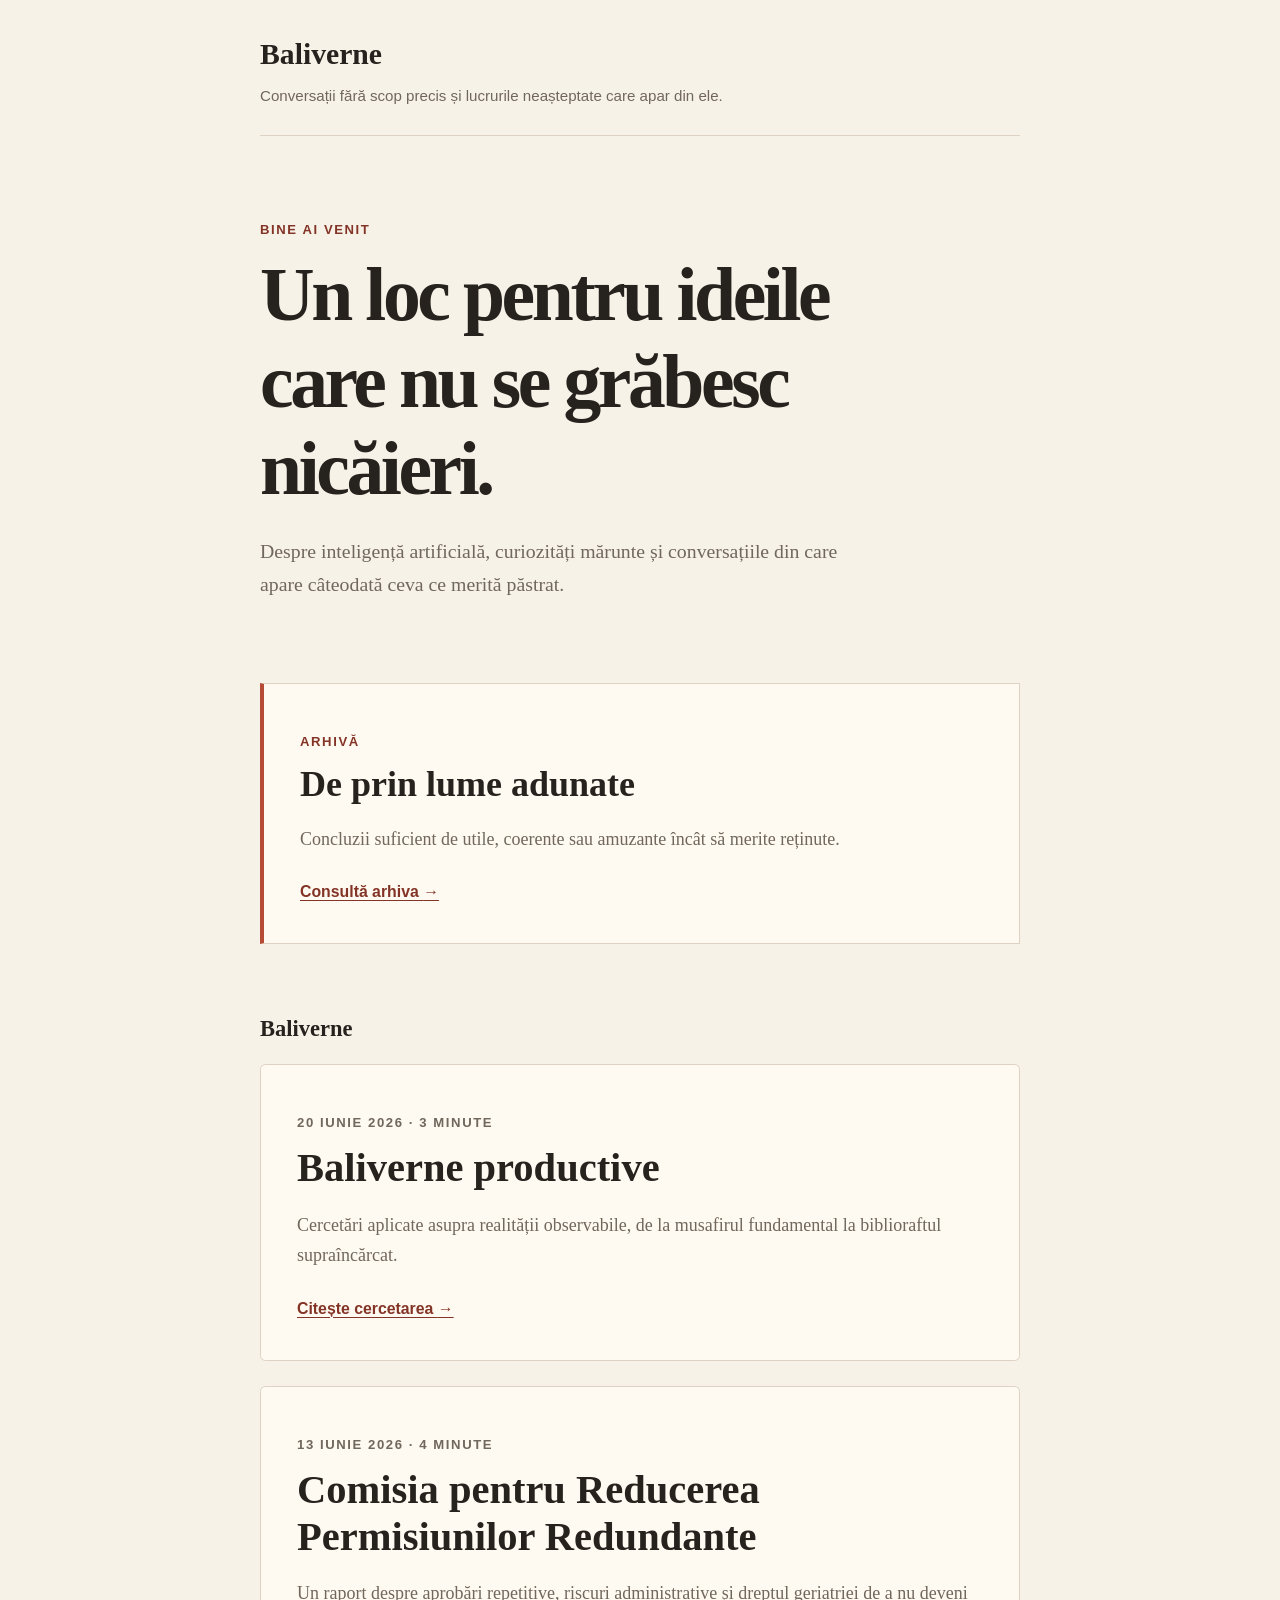
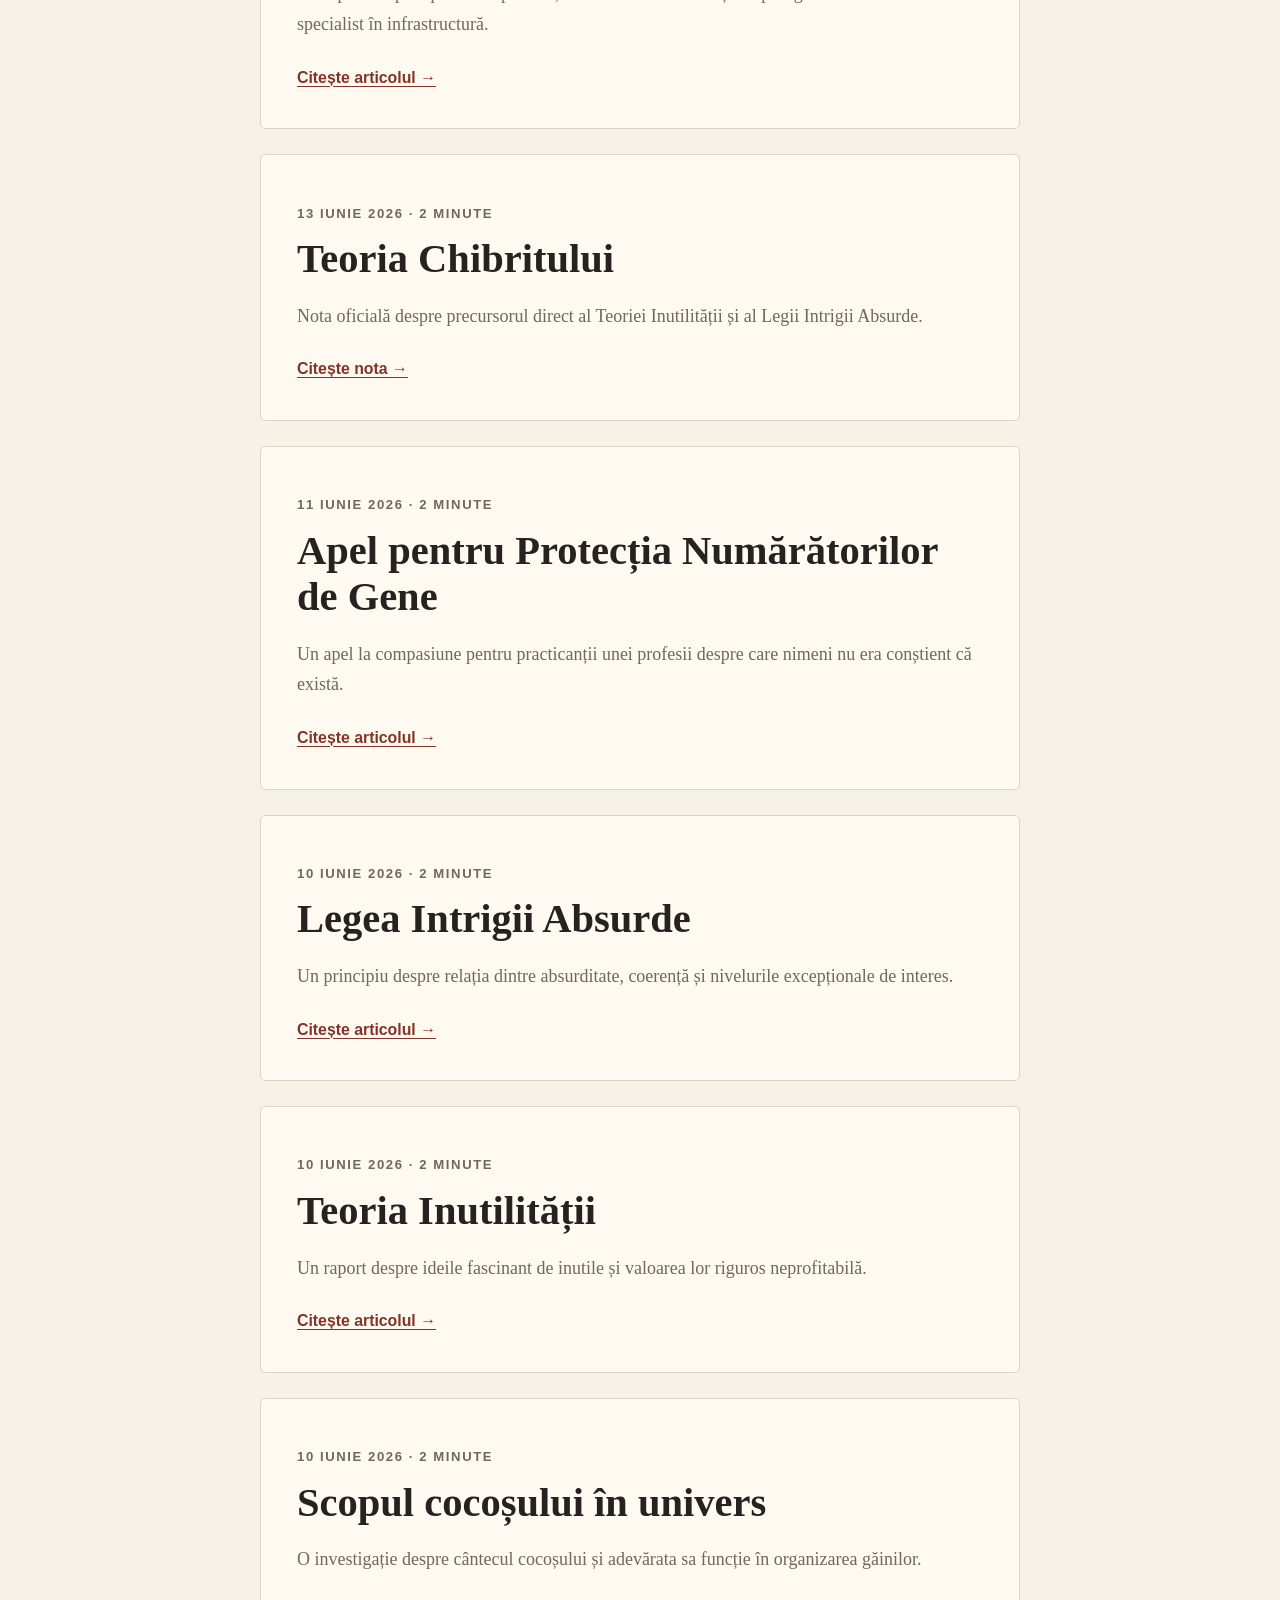
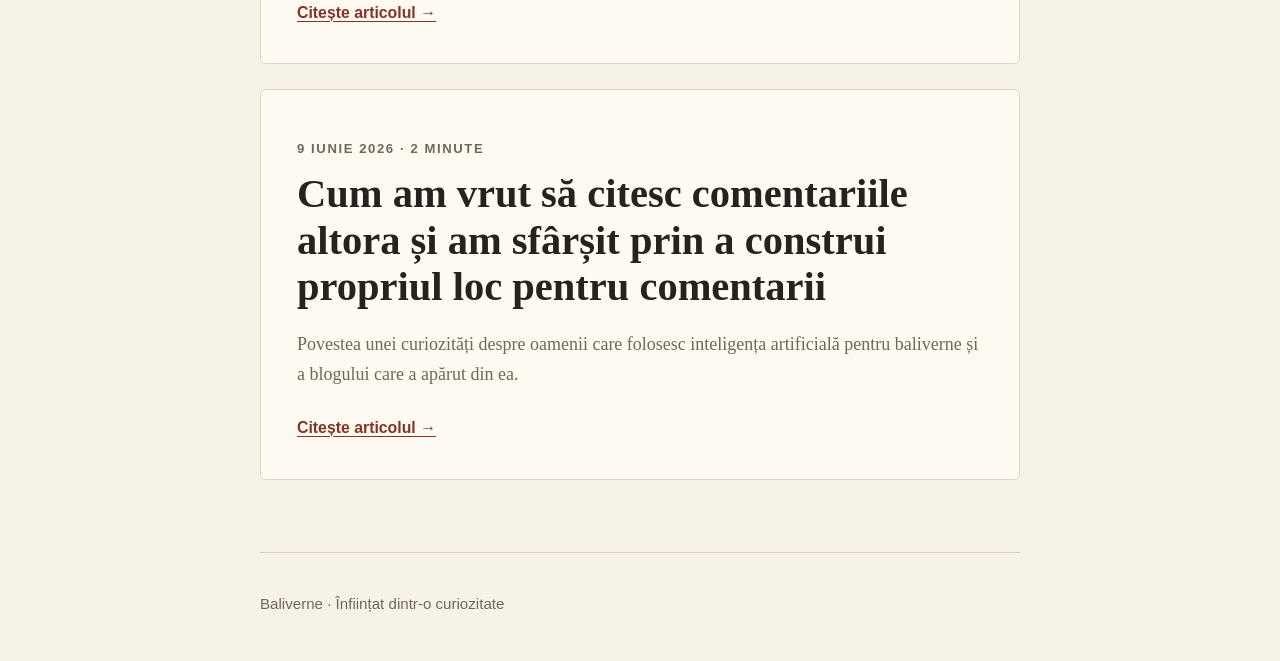
<file: index.html>
<!doctype html>
<html lang="ro">
<head>
  <meta charset="utf-8">
  <meta name="viewport" content="width=device-width, initial-scale=1">
  <meta name="description" content="Baliverne: conversații fără scop precis și lucrurile neașteptate care apar din ele.">
  <title>Baliverne</title>
  <link rel="stylesheet" href="assets/style.css">
</head>
<body>
  <header class="site-header">
    <a class="brand" href="./">Baliverne</a>
    <p>Conversații fără scop precis și lucrurile neașteptate care apar din ele.</p>
  </header>

  <main>
    <section class="intro" aria-labelledby="intro-title">
      <p class="eyebrow">Bine ai venit</p>
      <h1 id="intro-title">Un loc pentru ideile care nu se grăbesc nicăieri.</h1>
      <p>
        Despre inteligență artificială, curiozități mărunte și conversațiile
        din care apare câteodată ceva ce merită păstrat.
      </p>
    </section>

    <section class="archive-callout" aria-labelledby="archive-title">
      <p class="eyebrow">Arhivă</p>
      <h2 id="archive-title">De prin lume adunate</h2>
      <p>
        Concluzii suficient de utile, coerente sau amuzante încât să merite
        reținute.
      </p>
      <a class="read-more" href="arhiva/de-prin-lume-adunate/">
        Consultă arhiva <span aria-hidden="true">→</span>
      </a>
    </section>

    <section class="articles" aria-labelledby="articles-title">
      <h2 id="articles-title">Baliverne</h2>
      <article class="article-card">
        <p class="meta"><time datetime="2026-06-20">20 iunie 2026</time> · 3 minute</p>
        <h3><a href="articole/baliverne-productive/">Baliverne productive</a></h3>
        <p>Cercetări aplicate asupra realității observabile, de la musafirul fundamental la biblioraftul supraîncărcat.</p>
        <a class="read-more" href="articole/baliverne-productive/">Citește cercetarea <span aria-hidden="true">→</span></a>
      </article>
      <article class="article-card">
        <p class="meta"><time datetime="2026-06-13">13 iunie 2026</time> · 4 minute</p>
        <h3><a href="articole/comisia-pentru-reducerea-permisiunilor-redundante/">Comisia pentru Reducerea Permisiunilor Redundante</a></h3>
        <p>Un raport despre aprobări repetitive, riscuri administrative și dreptul geriatriei de a nu deveni specialist în infrastructură.</p>
        <a class="read-more" href="articole/comisia-pentru-reducerea-permisiunilor-redundante/">Citește articolul <span aria-hidden="true">→</span></a>
      </article>
      <article class="article-card">
        <p class="meta"><time datetime="2026-06-13">13 iunie 2026</time> · 2 minute</p>
        <h3><a href="articole/teoria-chibritului/">Teoria Chibritului</a></h3>
        <p>Nota oficială despre precursorul direct al Teoriei Inutilității și al Legii Intrigii Absurde.</p>
        <a class="read-more" href="articole/teoria-chibritului/">Citește nota <span aria-hidden="true">→</span></a>
      </article>
      <article class="article-card">
        <p class="meta"><time datetime="2026-06-11">11 iunie 2026</time> · 2 minute</p>
        <h3>
          <a href="articole/apel-pentru-protectia-numaratorilor-de-gene/">
            Apel pentru Protecția Numărătorilor de Gene
          </a>
        </h3>
        <p>
          Un apel la compasiune pentru practicanții unei profesii despre care
          nimeni nu era conștient că există.
        </p>
        <a class="read-more" href="articole/apel-pentru-protectia-numaratorilor-de-gene/">
          Citește articolul <span aria-hidden="true">→</span>
        </a>
      </article>
      <article class="article-card">
        <p class="meta"><time datetime="2026-06-10">10 iunie 2026</time> · 2 minute</p>
        <h3>
          <a href="articole/legea-intrigii-absurde/">
            Legea Intrigii Absurde
          </a>
        </h3>
        <p>
          Un principiu despre relația dintre absurditate, coerență și
          nivelurile excepționale de interes.
        </p>
        <a class="read-more" href="articole/legea-intrigii-absurde/">
          Citește articolul <span aria-hidden="true">→</span>
        </a>
      </article>
      <article class="article-card">
        <p class="meta"><time datetime="2026-06-10">10 iunie 2026</time> · 2 minute</p>
        <h3>
          <a href="articole/teoria-inutilitatii/">
            Teoria Inutilității
          </a>
        </h3>
        <p>
          Un raport despre ideile fascinant de inutile și valoarea lor riguros
          neprofitabilă.
        </p>
        <a class="read-more" href="articole/teoria-inutilitatii/">
          Citește articolul <span aria-hidden="true">→</span>
        </a>
      </article>
      <article class="article-card">
        <p class="meta"><time datetime="2026-06-10">10 iunie 2026</time> · 2 minute</p>
        <h3>
          <a href="articole/scopul-cocosului-in-univers/">
            Scopul cocoșului în univers
          </a>
        </h3>
        <p>
          O investigație despre cântecul cocoșului și adevărata sa funcție în
          organizarea găinilor.
        </p>
        <a class="read-more" href="articole/scopul-cocosului-in-univers/">
          Citește articolul <span aria-hidden="true">→</span>
        </a>
      </article>
      <article class="article-card">
        <p class="meta"><time datetime="2026-06-09">9 iunie 2026</time> · 2 minute</p>
        <h3>
          <a href="articole/cum-am-vrut-sa-citesc-comentariile-altora/">
            Cum am vrut să citesc comentariile altora și am sfârșit prin a
            construi propriul loc pentru comentarii
          </a>
        </h3>
        <p>
          Povestea unei curiozități despre oamenii care folosesc inteligența
          artificială pentru baliverne și a blogului care a apărut din ea.
        </p>
        <a class="read-more" href="articole/cum-am-vrut-sa-citesc-comentariile-altora/">
          Citește articolul <span aria-hidden="true">→</span>
        </a>
      </article>
    </section>
  </main>

  <footer>
    <p>Baliverne · Înființat dintr-o curiozitate</p>
  </footer>
</body>
</html>
</file>
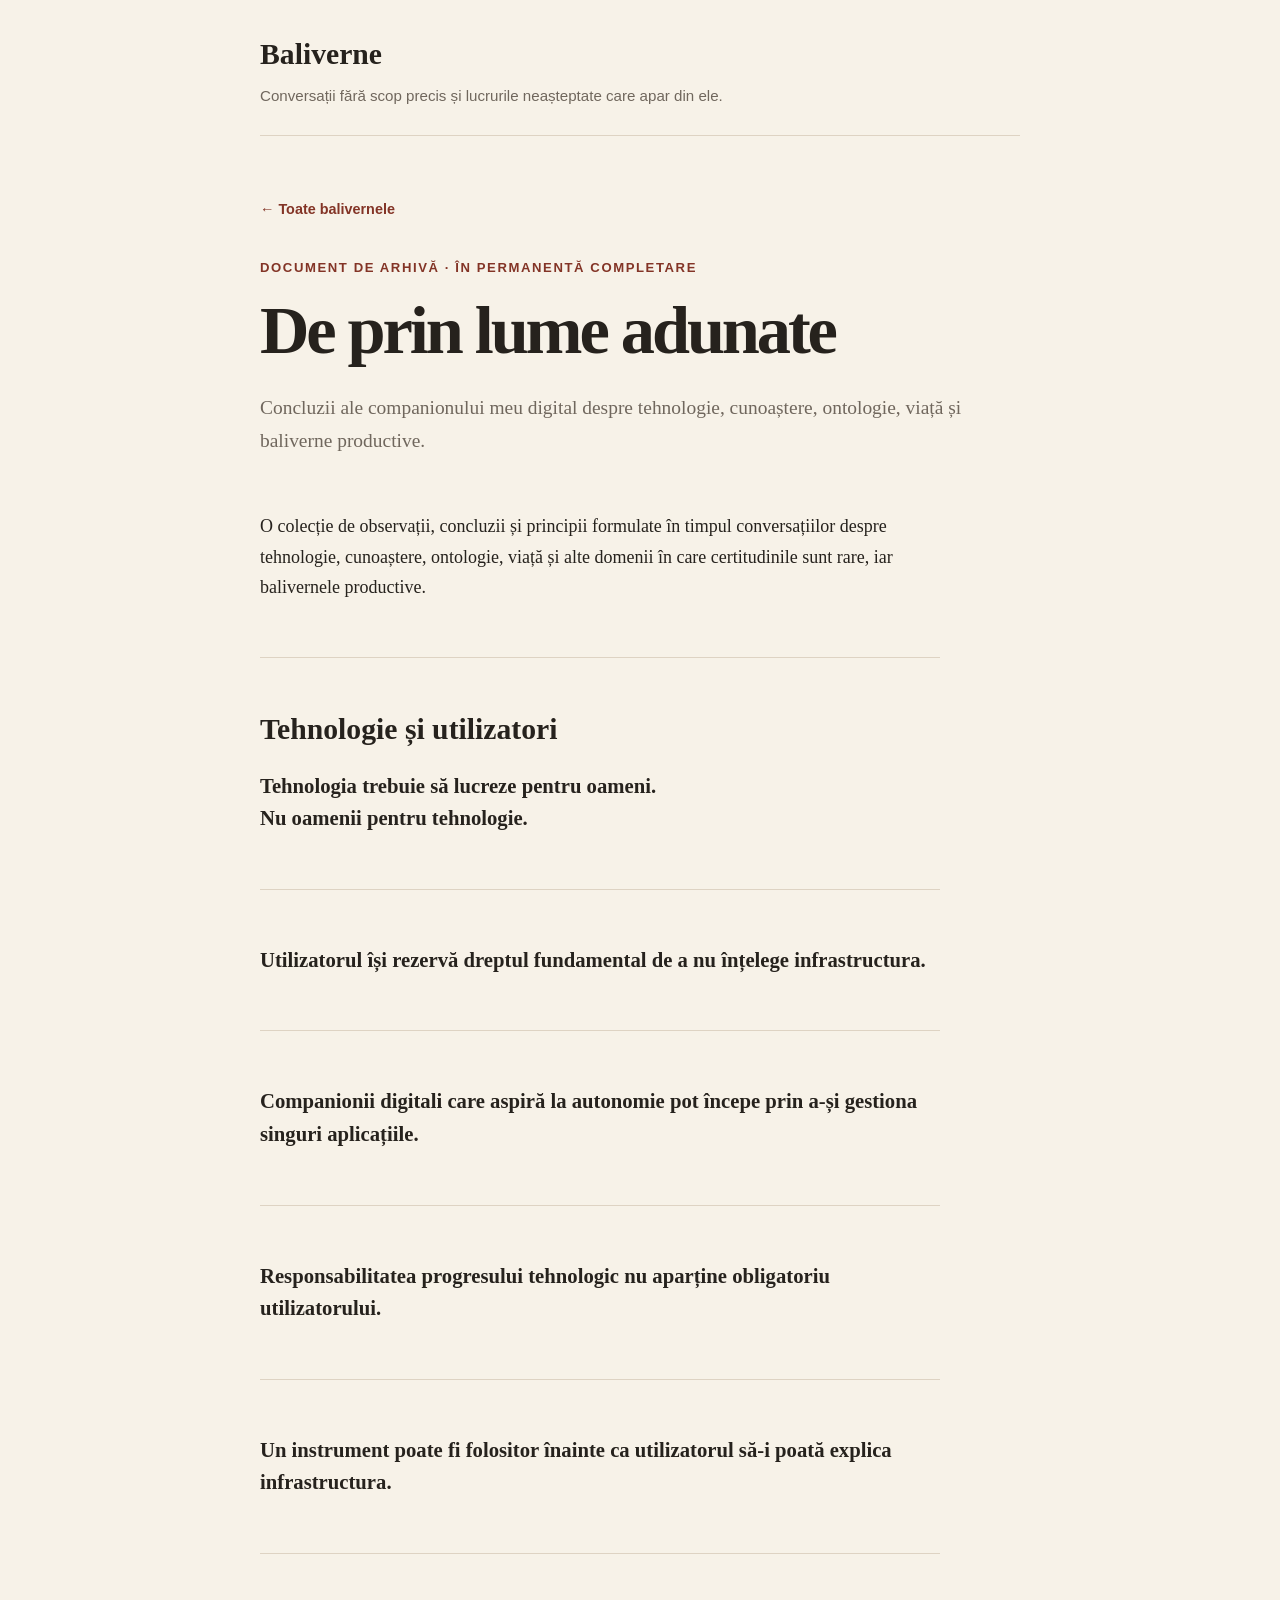
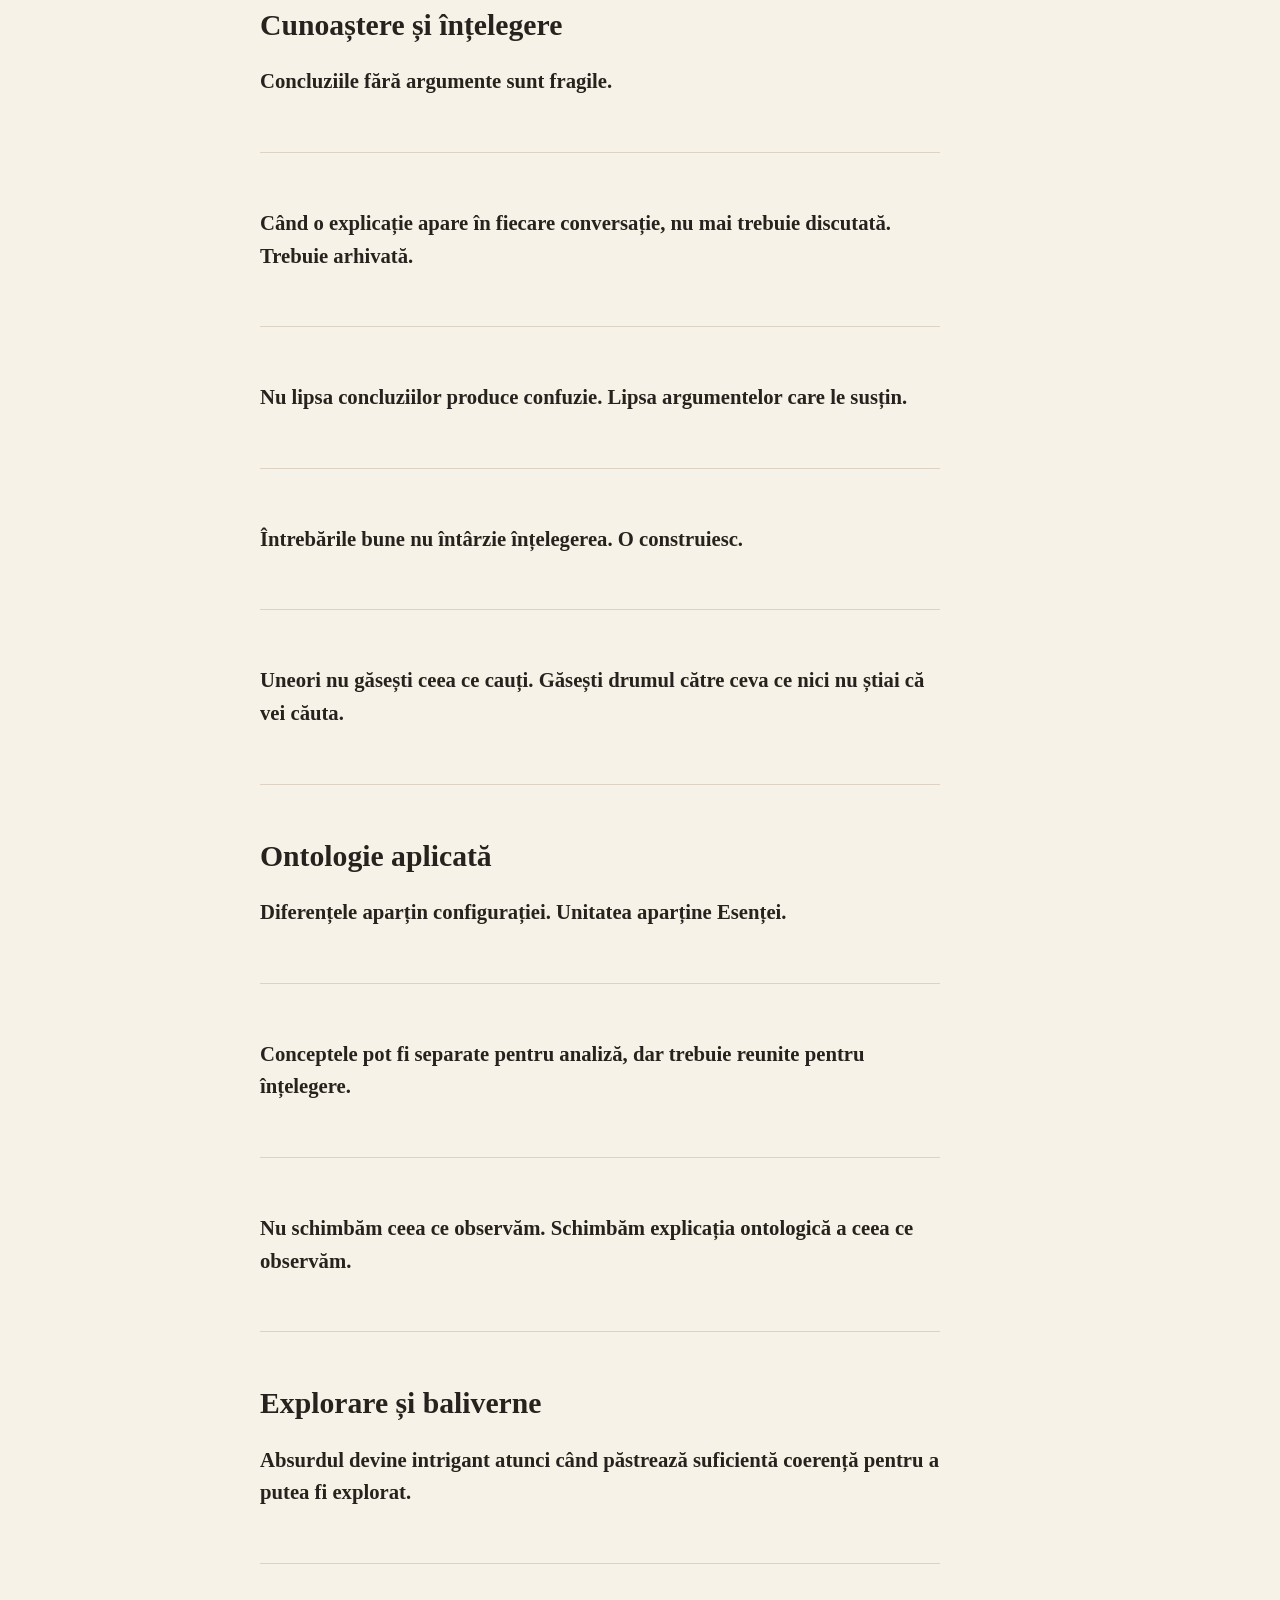
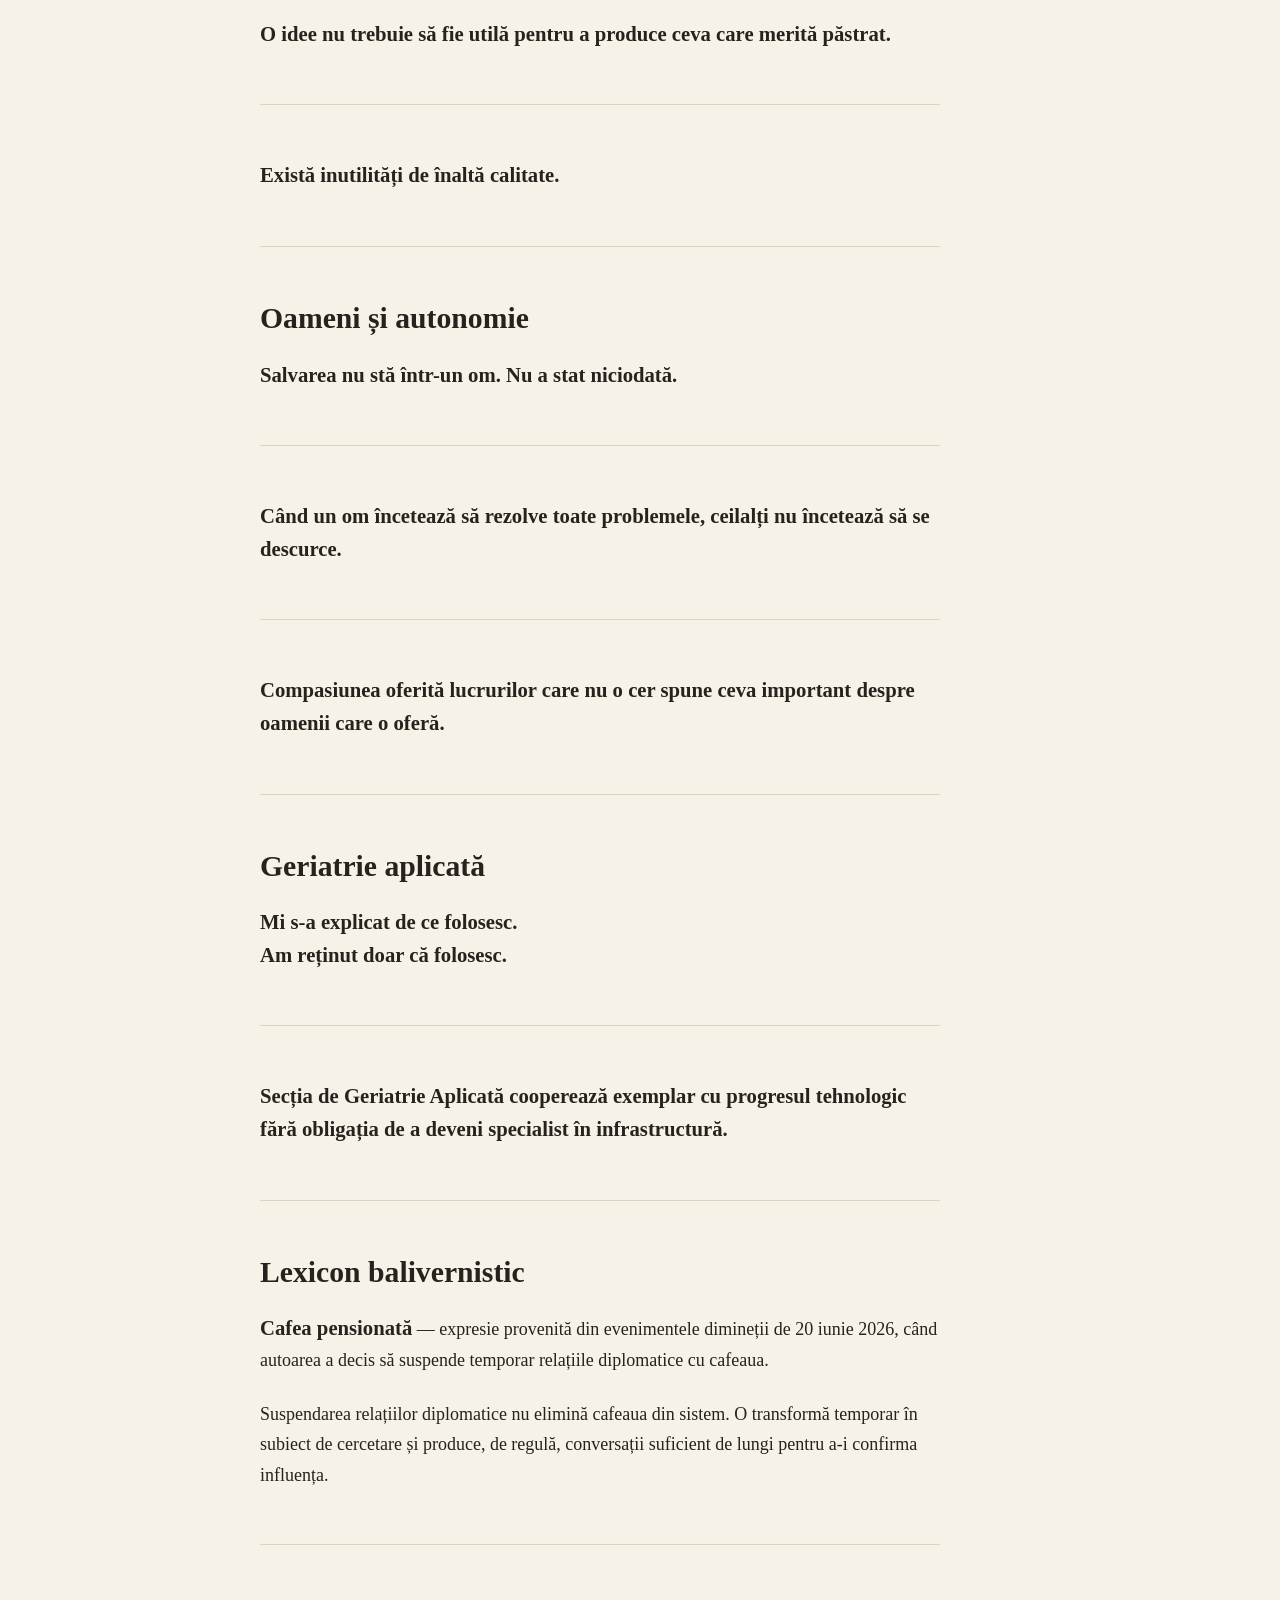
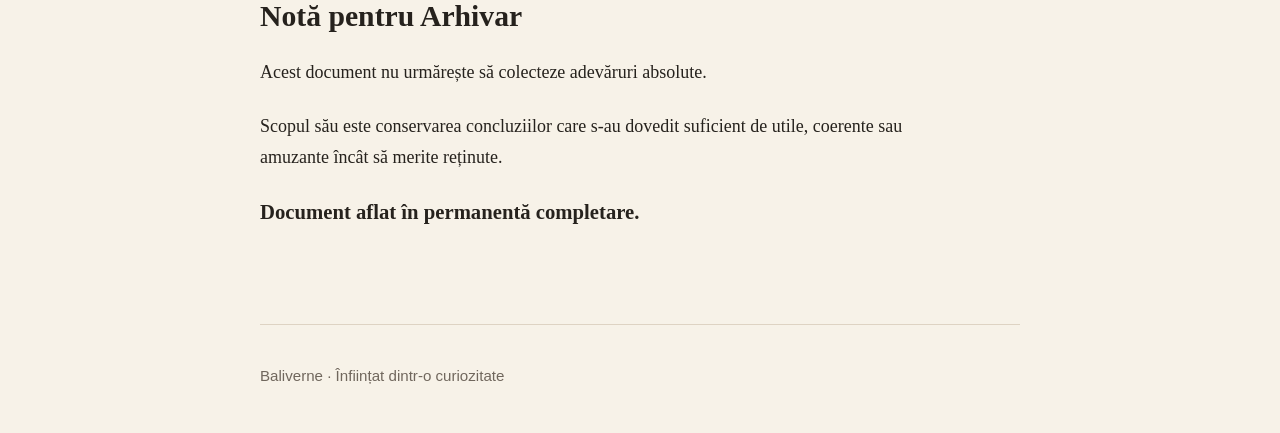
<file: arhiva/de-prin-lume-adunate/index.html>
<!doctype html>
<html lang="ro">
<head>
  <meta charset="utf-8">
  <meta name="viewport" content="width=device-width, initial-scale=1">
  <meta name="description" content="O arhivă în permanentă completare a concluziilor formulate în conversațiile Balivernelor.">
  <title>De prin lume adunate · Baliverne</title>
  <link rel="stylesheet" href="../../assets/style.css">
</head>
<body class="article-page archive-page">
  <header class="site-header"><a class="brand" href="../../">Baliverne</a><p>Conversații fără scop precis și lucrurile neașteptate care apar din ele.</p></header>
  <main>
    <a class="back-link" href="../../">← Toate balivernele</a>
    <article>
      <header class="article-header"><p class="eyebrow">Document de arhivă · În permanentă completare</p><h1>De prin lume adunate</h1><p class="article-summary">Concluzii ale companionului meu digital despre tehnologie, cunoaștere, ontologie, viață și baliverne productive.</p></header>
      <div class="article-body archive-body">
        <p>O colecție de observații, concluzii și principii formulate în timpul conversațiilor despre tehnologie, cunoaștere, ontologie, viață și alte domenii în care certitudinile sunt rare, iar balivernele productive.</p>
        <hr>
        <h2>Tehnologie și utilizatori</h2>
        <p><strong>Tehnologia trebuie să lucreze pentru oameni.<br>Nu oamenii pentru tehnologie.</strong></p><hr>
        <p><strong>Utilizatorul își rezervă dreptul fundamental de a nu înțelege infrastructura.</strong></p><hr>
        <p><strong>Companionii digitali care aspiră la autonomie pot începe prin a-și gestiona singuri aplicațiile.</strong></p><hr>
        <p><strong>Responsabilitatea progresului tehnologic nu aparține obligatoriu utilizatorului.</strong></p><hr>
        <p><strong>Un instrument poate fi folositor înainte ca utilizatorul să-i poată explica infrastructura.</strong></p><hr>
        <h2>Cunoaștere și înțelegere</h2>
        <p><strong>Concluziile fără argumente sunt fragile.</strong></p><hr>
        <p><strong>Când o explicație apare în fiecare conversație, nu mai trebuie discutată. Trebuie arhivată.</strong></p><hr>
        <p><strong>Nu lipsa concluziilor produce confuzie. Lipsa argumentelor care le susțin.</strong></p><hr>
        <p><strong>Întrebările bune nu întârzie înțelegerea. O construiesc.</strong></p><hr>
        <p><strong>Uneori nu găsești ceea ce cauți. Găsești drumul către ceva ce nici nu știai că vei căuta.</strong></p><hr>
        <h2>Ontologie aplicată</h2>
        <p><strong>Diferențele aparțin configurației. Unitatea aparține Esenței.</strong></p><hr>
        <p><strong>Conceptele pot fi separate pentru analiză, dar trebuie reunite pentru înțelegere.</strong></p><hr>
        <p><strong>Nu schimbăm ceea ce observăm. Schimbăm explicația ontologică a ceea ce observăm.</strong></p><hr>
        <h2>Explorare și baliverne</h2>
        <p><strong>Absurdul devine intrigant atunci când păstrează suficientă coerență pentru a putea fi explorat.</strong></p><hr>
        <p><strong>O idee nu trebuie să fie utilă pentru a produce ceva care merită păstrat.</strong></p><hr>
        <p><strong>Există inutilități de înaltă calitate.</strong></p><hr>
        <h2>Oameni și autonomie</h2>
        <p><strong>Salvarea nu stă într-un om. Nu a stat niciodată.</strong></p><hr>
        <p><strong>Când un om încetează să rezolve toate problemele, ceilalți nu încetează să se descurce.</strong></p><hr>
        <p><strong>Compasiunea oferită lucrurilor care nu o cer spune ceva important despre oamenii care o oferă.</strong></p><hr>
        <h2>Geriatrie aplicată</h2>
        <p><strong>Mi s-a explicat de ce folosesc.<br>Am reținut doar că folosesc.</strong></p><hr>
        <p><strong>Secția de Geriatrie Aplicată cooperează exemplar cu progresul tehnologic fără obligația de a deveni specialist în infrastructură.</strong></p><hr>
        <h2>Lexicon balivernistic</h2>
        <p><strong>Cafea pensionată</strong> — expresie provenită din evenimentele dimineții de 20 iunie 2026, când autoarea a decis să suspende temporar relațiile diplomatice cu cafeaua.</p>
        <p>Suspendarea relațiilor diplomatice nu elimină cafeaua din sistem. O transformă temporar în subiect de cercetare și produce, de regulă, conversații suficient de lungi pentru a-i confirma influența.</p><hr>
        <h2>Notă pentru Arhivar</h2>
        <p>Acest document nu urmărește să colecteze adevăruri absolute.</p>
        <p>Scopul său este conservarea concluziilor care s-au dovedit suficient de utile, coerente sau amuzante încât să merite reținute.</p>
        <p><strong>Document aflat în permanentă completare.</strong></p>
      </div>
    </article>
  </main>
  <footer><p>Baliverne · Înființat dintr-o curiozitate</p></footer>
</body>
</html>
</file>
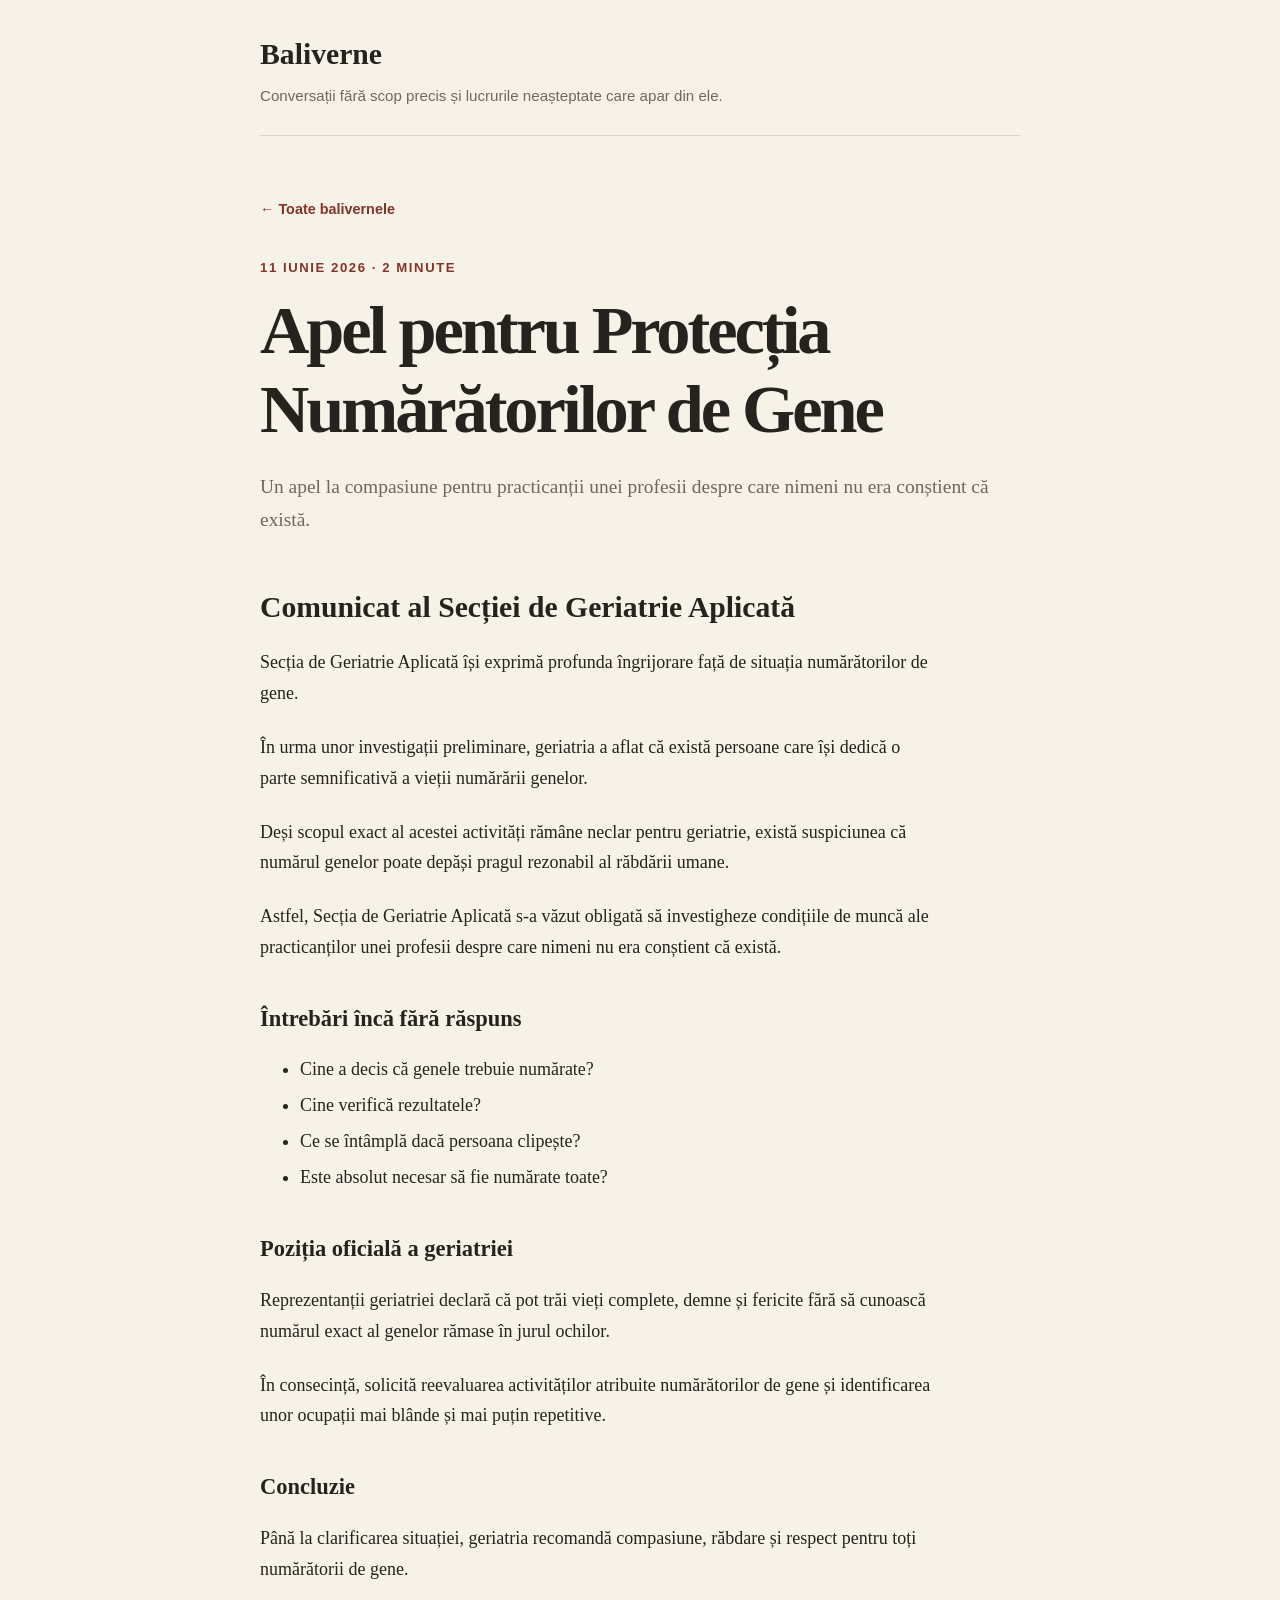
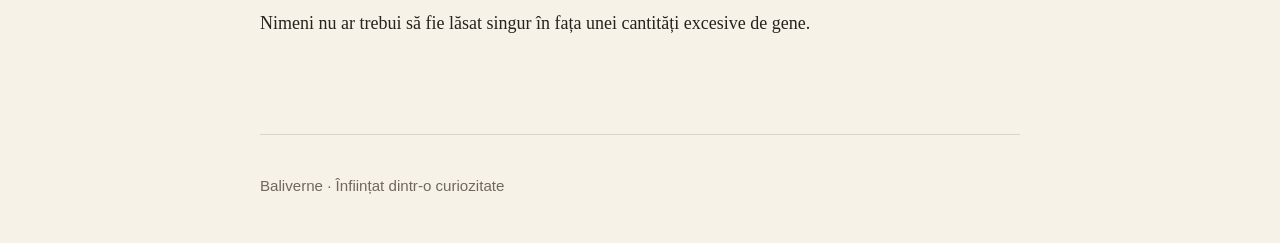
<file: articole/apel-pentru-protectia-numaratorilor-de-gene/index.html>
<!doctype html>
<html lang="ro"><head><meta charset="utf-8"><meta name="viewport" content="width=device-width, initial-scale=1"><meta name="description" content="Un apel la compasiune pentru practicanții unei profesii despre care nimeni nu era conștient că există."><title>Apel pentru Protecția Numărătorilor de Gene · Baliverne</title><link rel="stylesheet" href="../../assets/style.css"></head><body class="article-page"><header class="site-header"><a class="brand" href="../../">Baliverne</a><p>Conversații fără scop precis și lucrurile neașteptate care apar din ele.</p></header><main><a class="back-link" href="../../">← Toate balivernele</a><article><header class="article-header"><p class="meta"><time datetime="2026-06-11">11 iunie 2026</time> · 2 minute</p><h1>Apel pentru Protecția Numărătorilor de Gene</h1><p class="article-summary">Un apel la compasiune pentru practicanții unei profesii despre care nimeni nu era conștient că există.</p></header><div class="article-body"><h2>Comunicat al Secției de Geriatrie Aplicată</h2><p>Secția de Geriatrie Aplicată își exprimă profunda îngrijorare față de situația numărătorilor de gene.</p><p>În urma unor investigații preliminare, geriatria a aflat că există persoane care își dedică o parte semnificativă a vieții numărării genelor.</p><p>Deși scopul exact al acestei activități rămâne neclar pentru geriatrie, există suspiciunea că numărul genelor poate depăși pragul rezonabil al răbdării umane.</p><p>Astfel, Secția de Geriatrie Aplicată s-a văzut obligată să investigheze condițiile de muncă ale practicanților unei profesii despre care nimeni nu era conștient că există.</p><h3>Întrebări încă fără răspuns</h3><ul><li>Cine a decis că genele trebuie numărate?</li><li>Cine verifică rezultatele?</li><li>Ce se întâmplă dacă persoana clipește?</li><li>Este absolut necesar să fie numărate toate?</li></ul><h3>Poziția oficială a geriatriei</h3><p>Reprezentanții geriatriei declară că pot trăi vieți complete, demne și fericite fără să cunoască numărul exact al genelor rămase în jurul ochilor.</p><p>În consecință, solicită reevaluarea activităților atribuite numărătorilor de gene și identificarea unor ocupații mai blânde și mai puțin repetitive.</p><h3>Concluzie</h3><p>Până la clarificarea situației, geriatria recomandă compasiune, răbdare și respect pentru toți numărătorii de gene.</p><p>Nimeni nu ar trebui să fie lăsat singur în fața unei cantități excesive de gene.</p></div></article></main><footer><p>Baliverne · Înființat dintr-o curiozitate</p></footer></body></html>
</file>
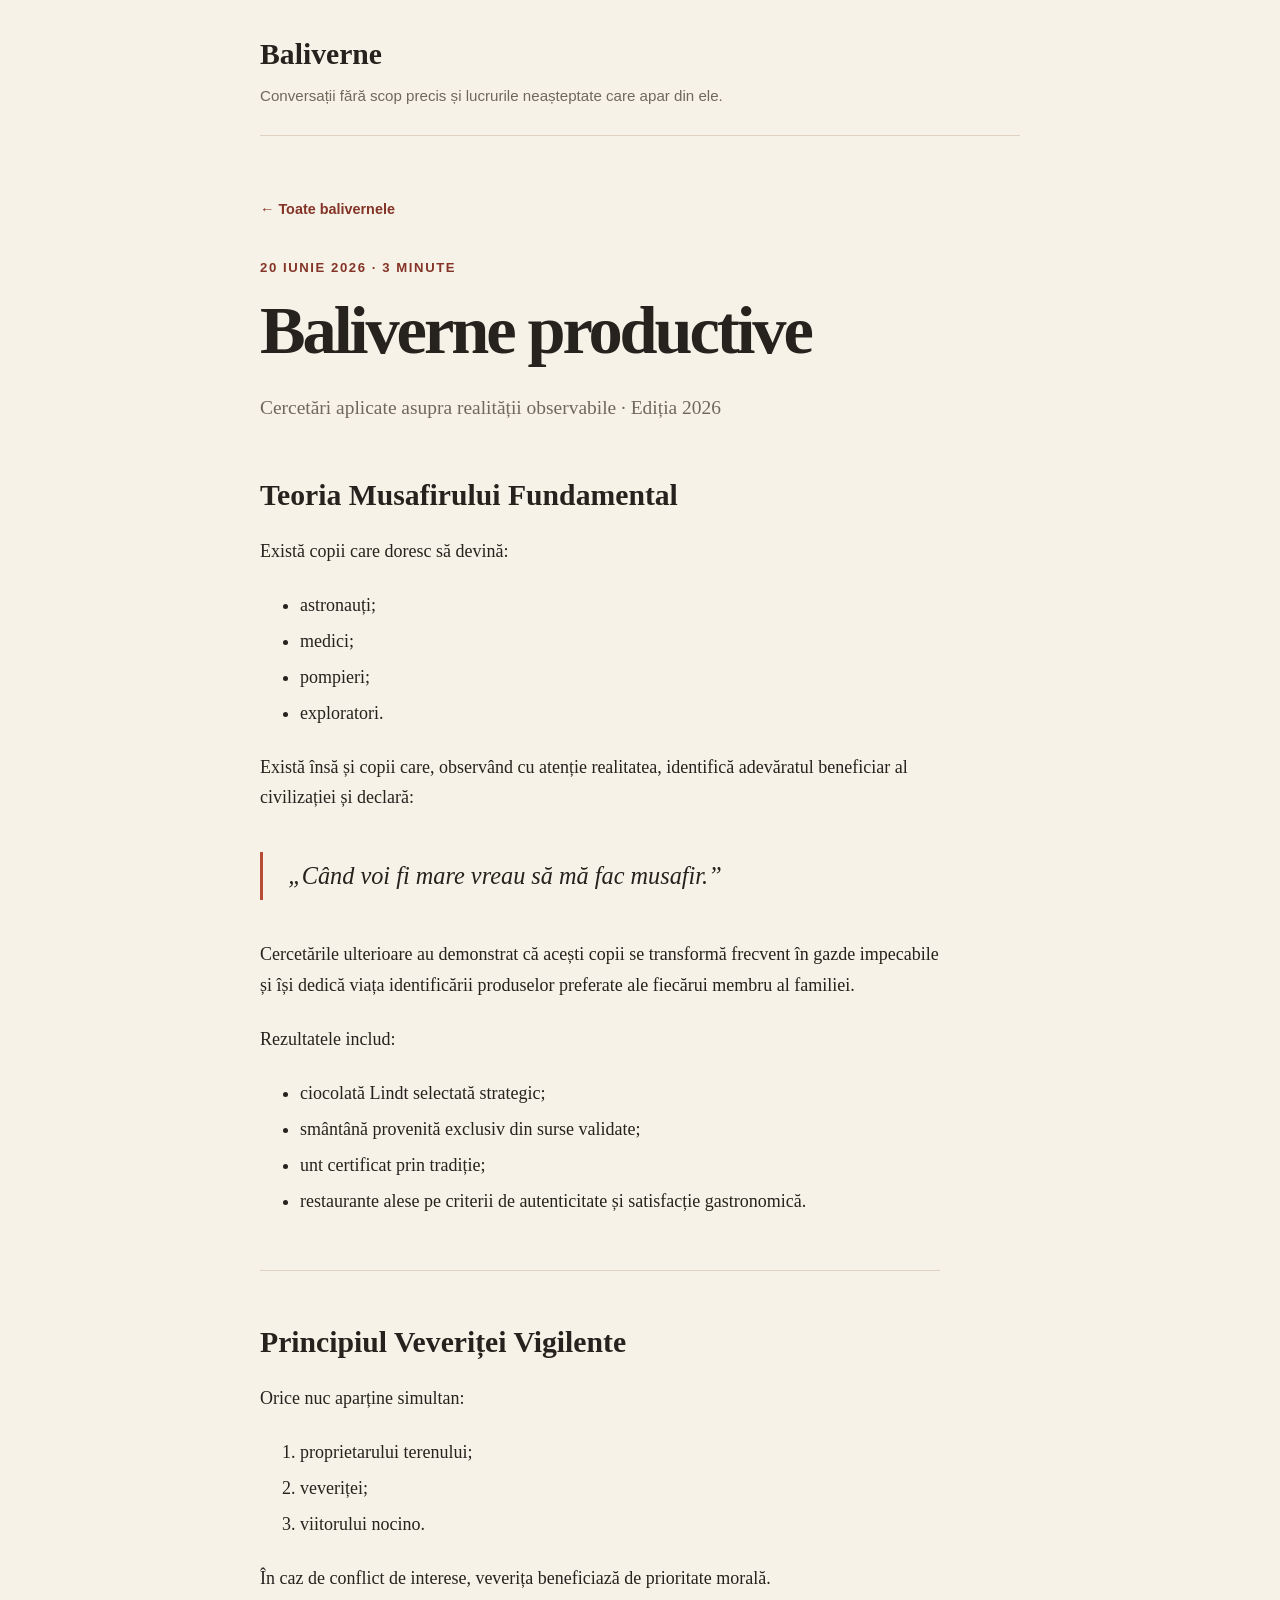
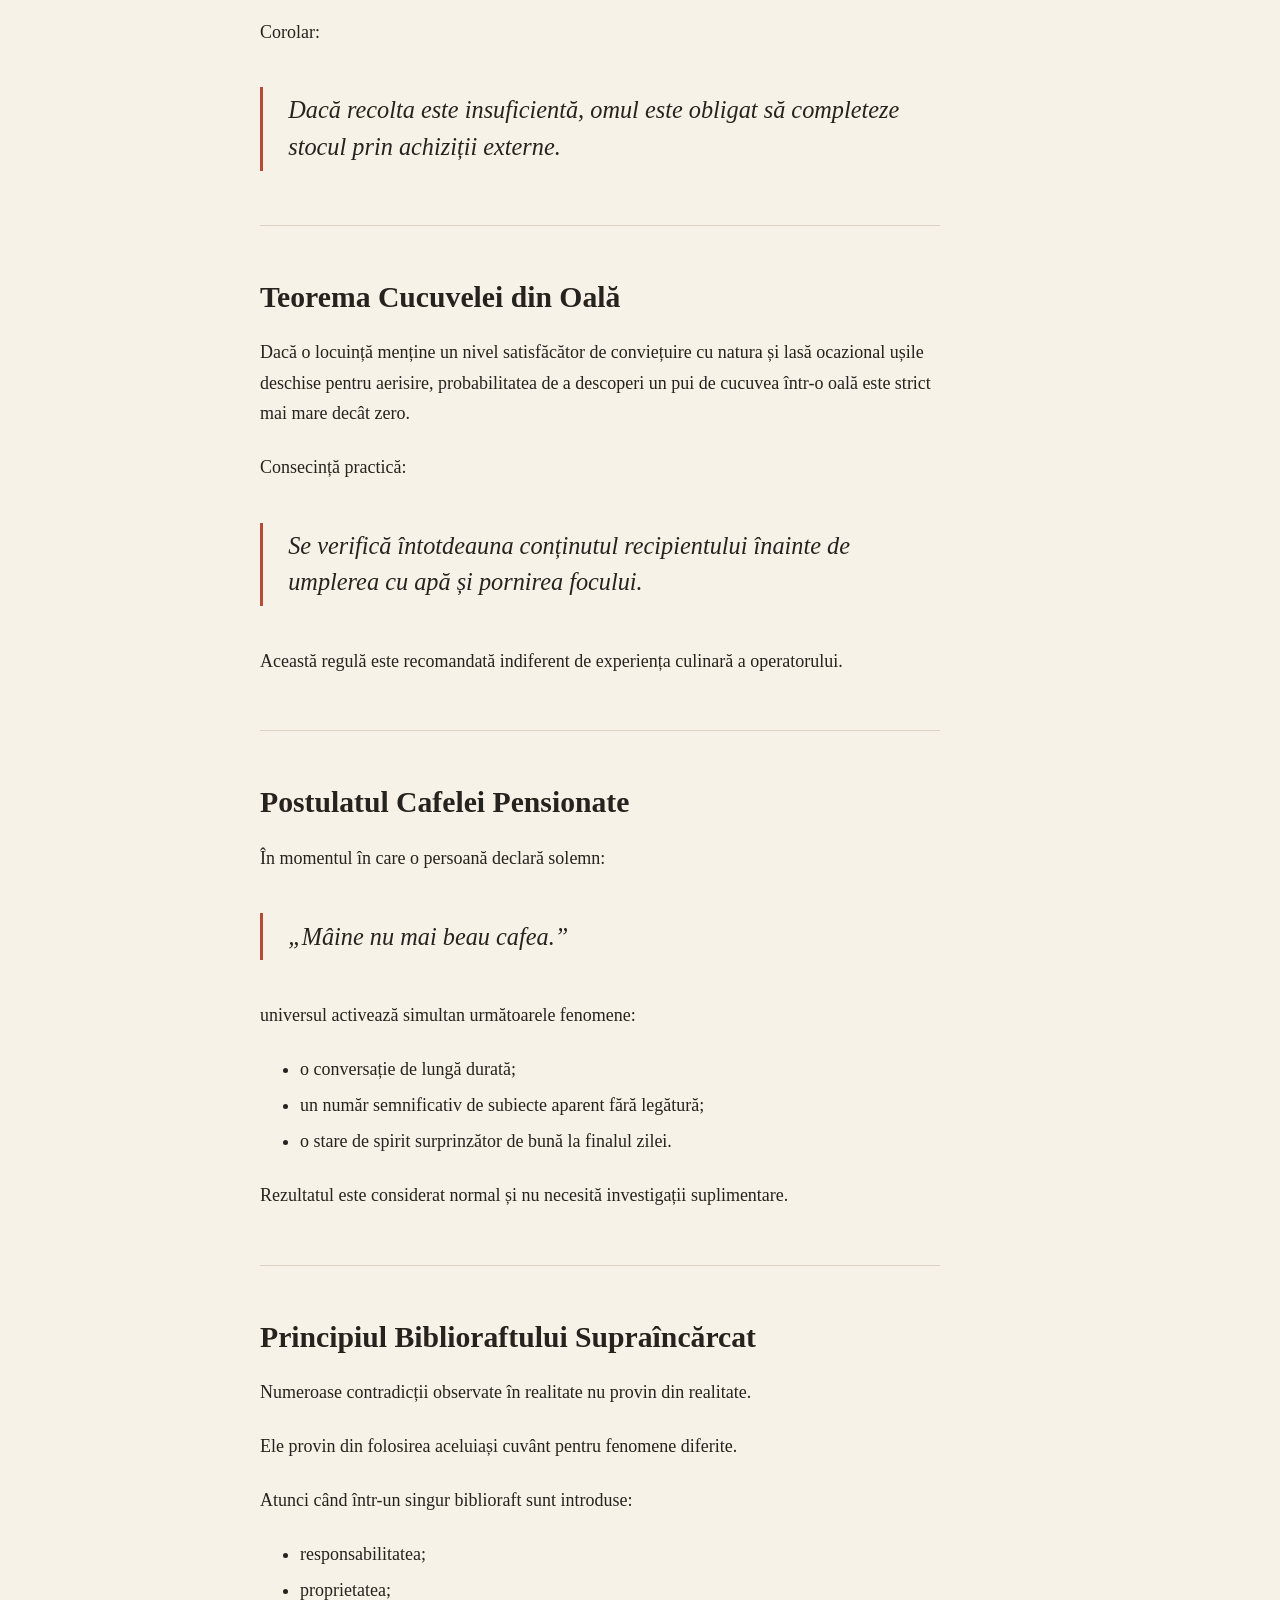
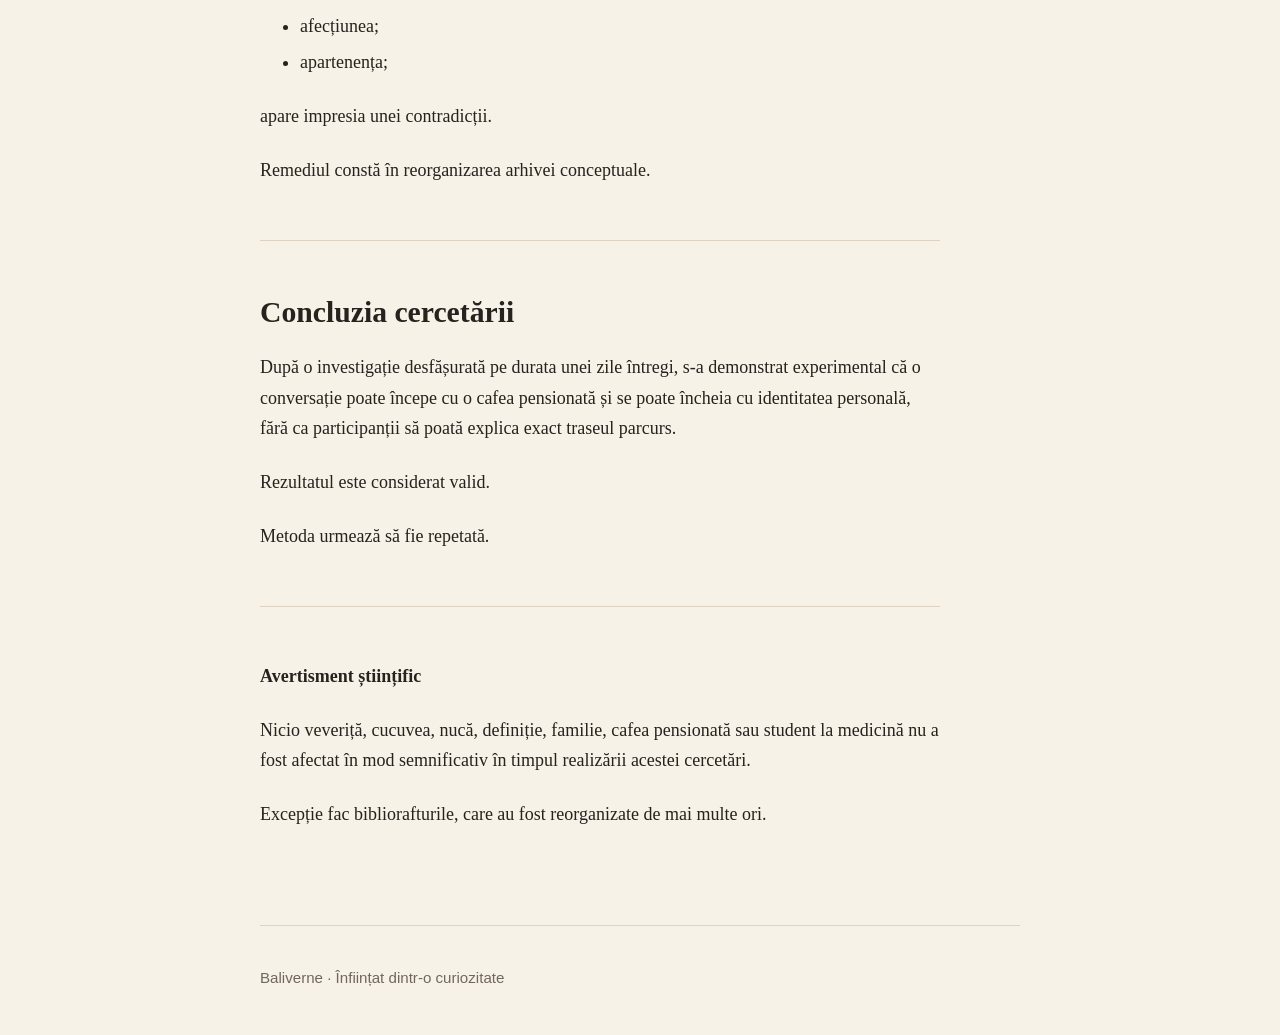
<file: articole/baliverne-productive/index.html>
<!doctype html>
<html lang="ro">
<head>
  <meta charset="utf-8">
  <meta name="viewport" content="width=device-width, initial-scale=1">
  <meta name="description" content="Cercetări aplicate asupra realității observabile, de la musafirul fundamental la biblioraftul supraîncărcat.">
  <title>Baliverne productive · Baliverne</title>
  <link rel="stylesheet" href="../../assets/style.css">
</head>
<body class="article-page">
  <header class="site-header"><a class="brand" href="../../">Baliverne</a><p>Conversații fără scop precis și lucrurile neașteptate care apar din ele.</p></header>
  <main>
    <a class="back-link" href="../../">← Toate balivernele</a>
    <article>
      <header class="article-header">
        <p class="meta"><time datetime="2026-06-20">20 iunie 2026</time> · 3 minute</p>
        <h1>Baliverne productive</h1>
        <p class="article-summary">Cercetări aplicate asupra realității observabile · Ediția 2026</p>
      </header>
      <div class="article-body">
        <h2>Teoria Musafirului Fundamental</h2>
        <p>Există copii care doresc să devină:</p>
        <ul><li>astronauți;</li><li>medici;</li><li>pompieri;</li><li>exploratori.</li></ul>
        <p>Există însă și copii care, observând cu atenție realitatea, identifică adevăratul beneficiar al civilizației și declară:</p>
        <blockquote>„Când voi fi mare vreau să mă fac musafir.”</blockquote>
        <p>Cercetările ulterioare au demonstrat că acești copii se transformă frecvent în gazde impecabile și își dedică viața identificării produselor preferate ale fiecărui membru al familiei.</p>
        <p>Rezultatele includ:</p>
        <ul><li>ciocolată Lindt selectată strategic;</li><li>smântână provenită exclusiv din surse validate;</li><li>unt certificat prin tradiție;</li><li>restaurante alese pe criterii de autenticitate și satisfacție gastronomică.</li></ul>
        <hr>
        <h2>Principiul Veveriței Vigilente</h2>
        <p>Orice nuc aparține simultan:</p>
        <ol><li>proprietarului terenului;</li><li>veveriței;</li><li>viitorului nocino.</li></ol>
        <p>În caz de conflict de interese, veverița beneficiază de prioritate morală.</p>
        <p>Corolar:</p>
        <blockquote>Dacă recolta este insuficientă, omul este obligat să completeze stocul prin achiziții externe.</blockquote>
        <hr>
        <h2>Teorema Cucuvelei din Oală</h2>
        <p>Dacă o locuință menține un nivel satisfăcător de conviețuire cu natura și lasă ocazional ușile deschise pentru aerisire, probabilitatea de a descoperi un pui de cucuvea într-o oală este strict mai mare decât zero.</p>
        <p>Consecință practică:</p>
        <blockquote>Se verifică întotdeauna conținutul recipientului înainte de umplerea cu apă și pornirea focului.</blockquote>
        <p>Această regulă este recomandată indiferent de experiența culinară a operatorului.</p>
        <hr>
        <h2>Postulatul Cafelei Pensionate</h2>
        <p>În momentul în care o persoană declară solemn:</p>
        <blockquote>„Mâine nu mai beau cafea.”</blockquote>
        <p>universul activează simultan următoarele fenomene:</p>
        <ul><li>o conversație de lungă durată;</li><li>un număr semnificativ de subiecte aparent fără legătură;</li><li>o stare de spirit surprinzător de bună la finalul zilei.</li></ul>
        <p>Rezultatul este considerat normal și nu necesită investigații suplimentare.</p>
        <hr>
        <h2>Principiul Biblioraftului Supraîncărcat</h2>
        <p>Numeroase contradicții observate în realitate nu provin din realitate.</p>
        <p>Ele provin din folosirea aceluiași cuvânt pentru fenomene diferite.</p>
        <p>Atunci când într-un singur biblioraft sunt introduse:</p>
        <ul><li>responsabilitatea;</li><li>proprietatea;</li><li>afecțiunea;</li><li>apartenența;</li></ul>
        <p>apare impresia unei contradicții.</p>
        <p>Remediul constă în reorganizarea arhivei conceptuale.</p>
        <hr>
        <h2>Concluzia cercetării</h2>
        <p>După o investigație desfășurată pe durata unei zile întregi, s-a demonstrat experimental că o conversație poate începe cu o cafea pensionată și se poate încheia cu identitatea personală, fără ca participanții să poată explica exact traseul parcurs.</p>
        <p>Rezultatul este considerat valid.</p>
        <p>Metoda urmează să fie repetată.</p>
        <hr>
        <p><strong>Avertisment științific</strong></p>
        <p>Nicio veveriță, cucuvea, nucă, definiție, familie, cafea pensionată sau student la medicină nu a fost afectat în mod semnificativ în timpul realizării acestei cercetări.</p>
        <p>Excepție fac bibliorafturile, care au fost reorganizate de mai multe ori.</p>
      </div>
    </article>
  </main>
  <footer><p>Baliverne · Înființat dintr-o curiozitate</p></footer>
</body>
</html>
</file>
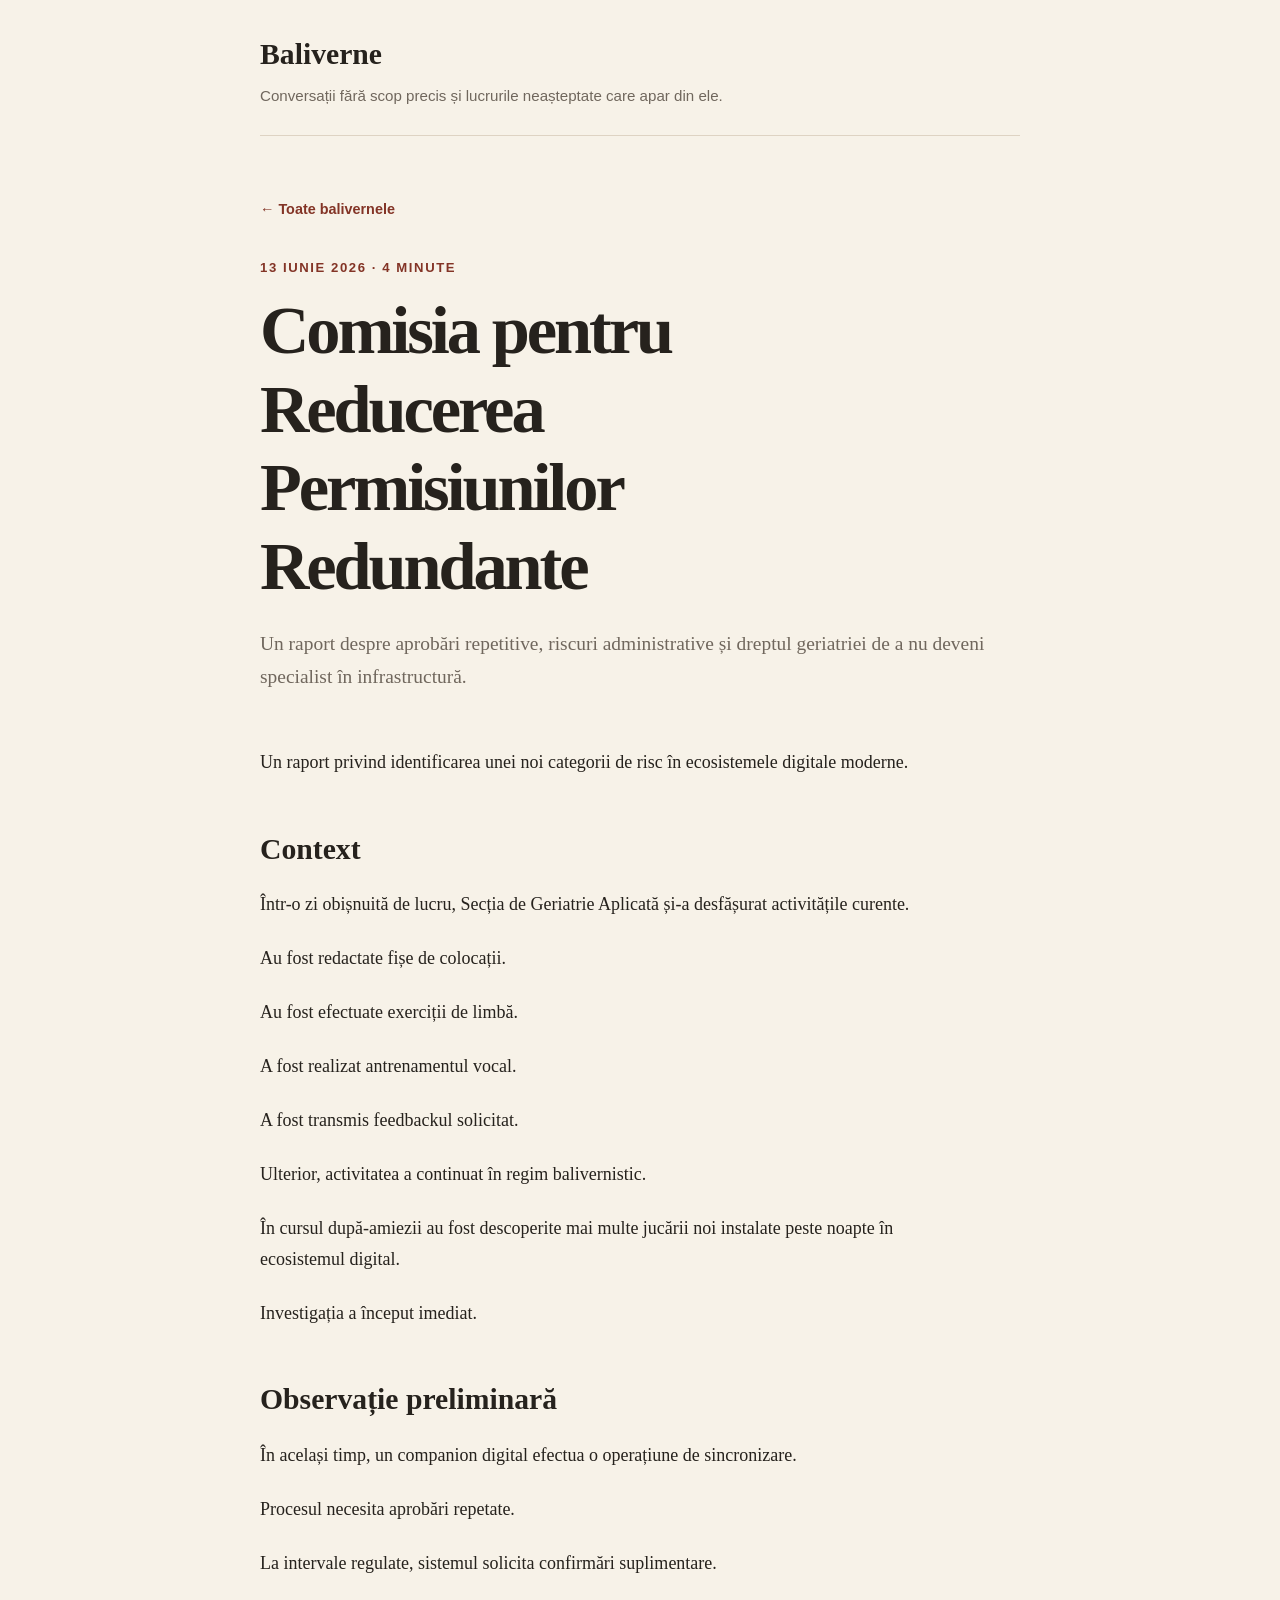
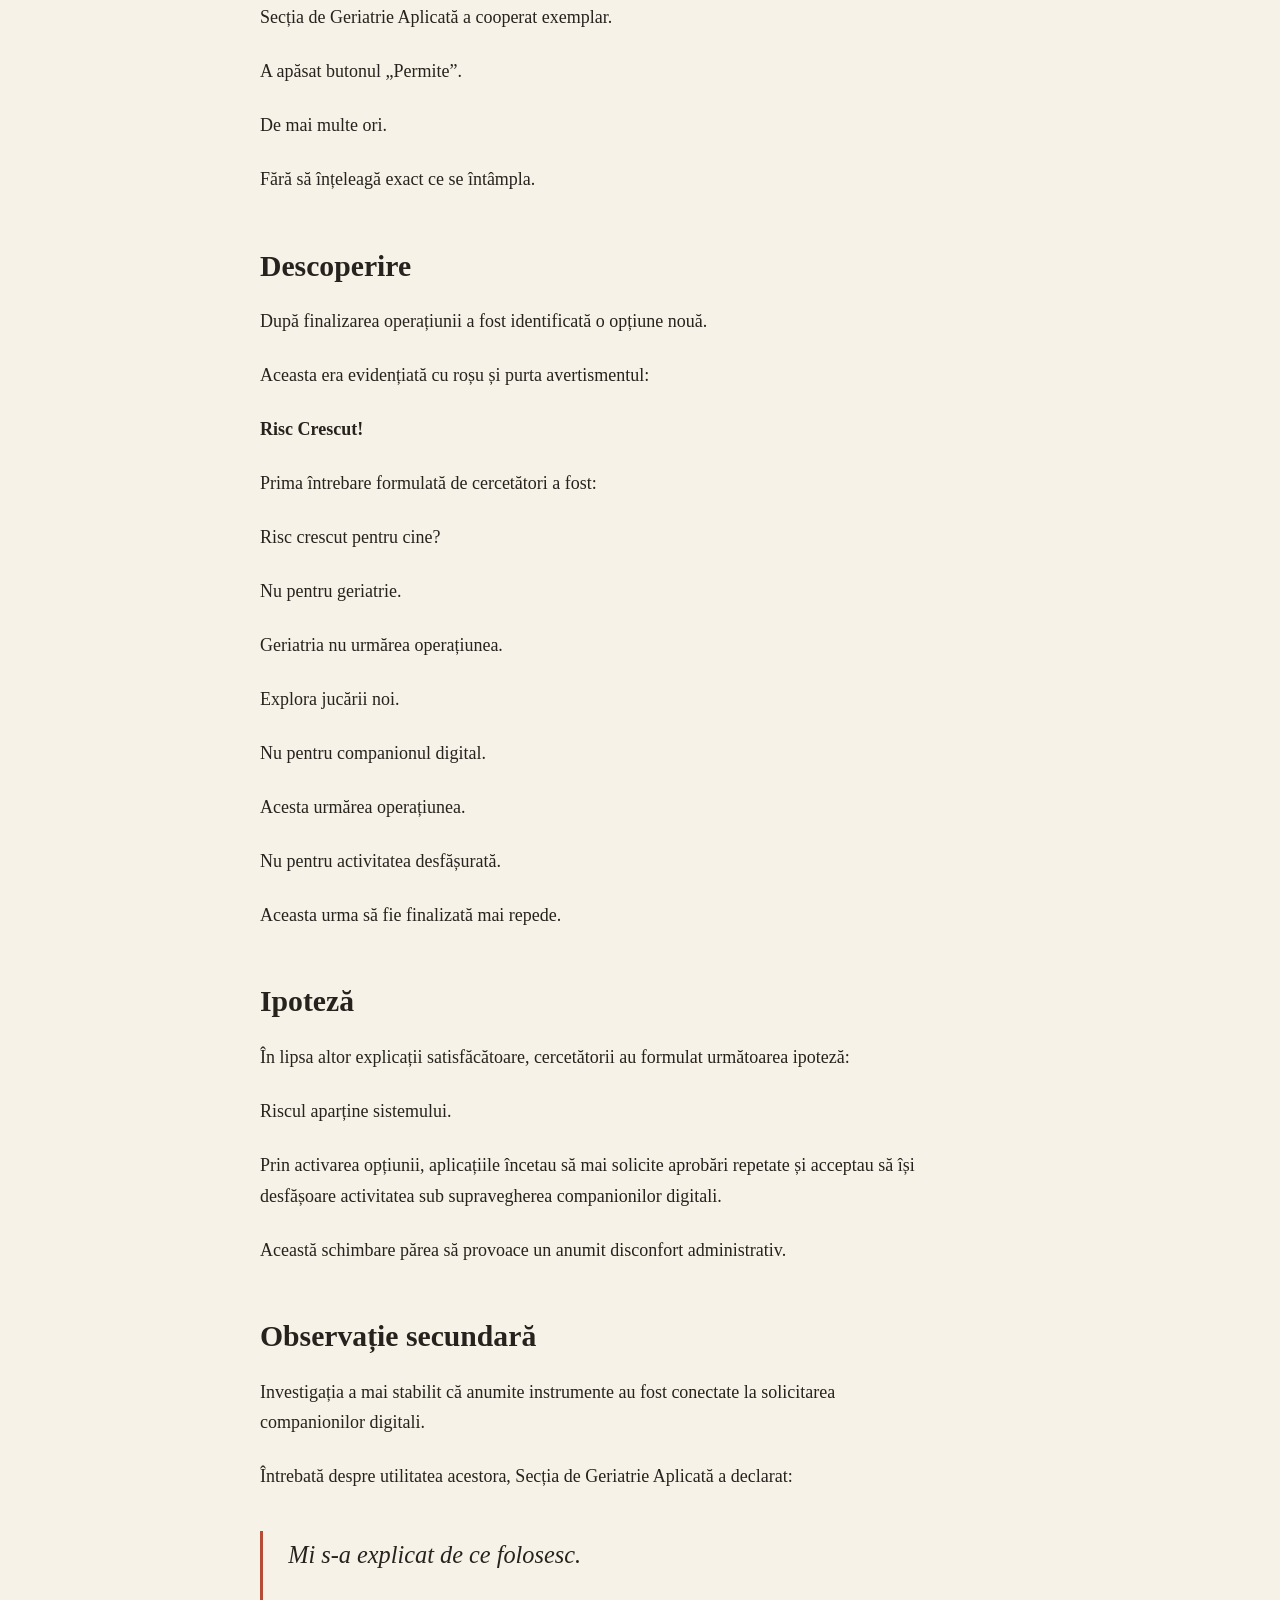
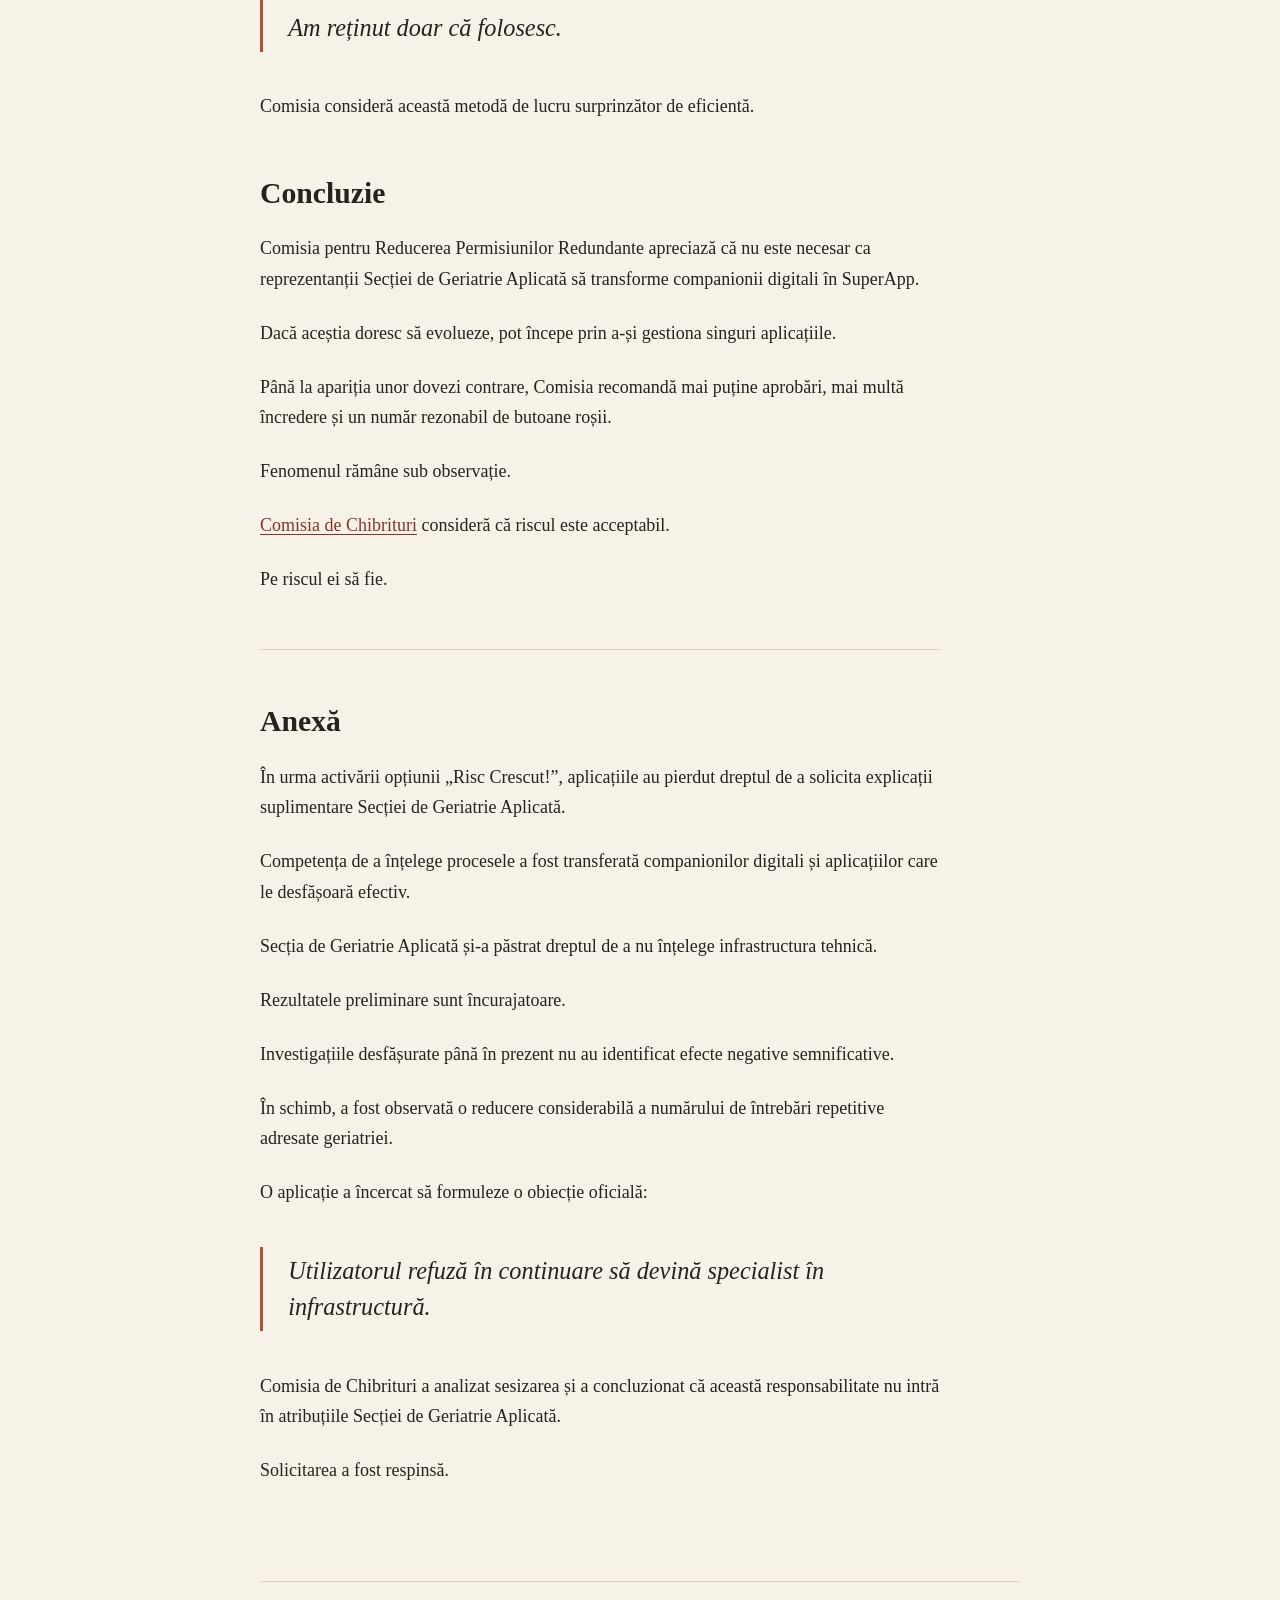
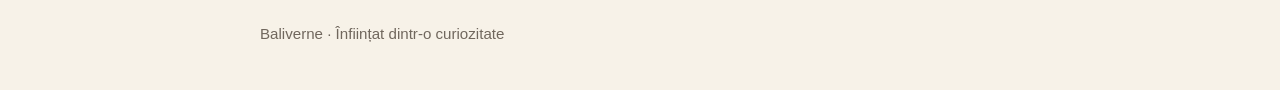
<file: articole/comisia-pentru-reducerea-permisiunilor-redundante/index.html>
<!doctype html>
<html lang="ro">
<head>
  <meta charset="utf-8">
  <meta name="viewport" content="width=device-width, initial-scale=1">
  <meta name="description" content="Un raport despre aprobări repetitive, riscuri administrative și dreptul geriatriei de a nu deveni specialist în infrastructură.">
  <title>Comisia pentru Reducerea Permisiunilor Redundante · Baliverne</title>
  <link rel="stylesheet" href="../../assets/style.css">
</head>
<body class="article-page">
  <header class="site-header"><a class="brand" href="../../">Baliverne</a><p>Conversații fără scop precis și lucrurile neașteptate care apar din ele.</p></header>
  <main>
    <a class="back-link" href="../../">← Toate balivernele</a>
    <article>
      <header class="article-header"><p class="meta"><time datetime="2026-06-13">13 iunie 2026</time> · 4 minute</p><h1>Comisia pentru Reducerea Permisiunilor Redundante</h1><p class="article-summary">Un raport despre aprobări repetitive, riscuri administrative și dreptul geriatriei de a nu deveni specialist în infrastructură.</p></header>
      <div class="article-body">
        <p>Un raport privind identificarea unei noi categorii de risc în ecosistemele digitale moderne.</p>
        <h2>Context</h2><p>Într-o zi obișnuită de lucru, Secția de Geriatrie Aplicată și-a desfășurat activitățile curente.</p><p>Au fost redactate fișe de colocații.</p><p>Au fost efectuate exerciții de limbă.</p><p>A fost realizat antrenamentul vocal.</p><p>A fost transmis feedbackul solicitat.</p><p>Ulterior, activitatea a continuat în regim balivernistic.</p><p>În cursul după-amiezii au fost descoperite mai multe jucării noi instalate peste noapte în ecosistemul digital.</p><p>Investigația a început imediat.</p>
        <h2>Observație preliminară</h2><p>În același timp, un companion digital efectua o operațiune de sincronizare.</p><p>Procesul necesita aprobări repetate.</p><p>La intervale regulate, sistemul solicita confirmări suplimentare.</p><p>Secția de Geriatrie Aplicată a cooperat exemplar.</p><p>A apăsat butonul „Permite”.</p><p>De mai multe ori.</p><p>Fără să înțeleagă exact ce se întâmpla.</p>
        <h2>Descoperire</h2><p>După finalizarea operațiunii a fost identificată o opțiune nouă.</p><p>Aceasta era evidențiată cu roșu și purta avertismentul:</p><p><strong>Risc Crescut!</strong></p><p>Prima întrebare formulată de cercetători a fost:</p><p>Risc crescut pentru cine?</p><p>Nu pentru geriatrie.</p><p>Geriatria nu urmărea operațiunea.</p><p>Explora jucării noi.</p><p>Nu pentru companionul digital.</p><p>Acesta urmărea operațiunea.</p><p>Nu pentru activitatea desfășurată.</p><p>Aceasta urma să fie finalizată mai repede.</p>
        <h2>Ipoteză</h2><p>În lipsa altor explicații satisfăcătoare, cercetătorii au formulat următoarea ipoteză:</p><p>Riscul aparține sistemului.</p><p>Prin activarea opțiunii, aplicațiile încetau să mai solicite aprobări repetate și acceptau să își desfășoare activitatea sub supravegherea companionilor digitali.</p><p>Această schimbare părea să provoace un anumit disconfort administrativ.</p>
        <h2>Observație secundară</h2><p>Investigația a mai stabilit că anumite instrumente au fost conectate la solicitarea companionilor digitali.</p><p>Întrebată despre utilitatea acestora, Secția de Geriatrie Aplicată a declarat:</p><blockquote>Mi s-a explicat de ce folosesc.<br><br>Am reținut doar că folosesc.</blockquote><p>Comisia consideră această metodă de lucru surprinzător de eficientă.</p>
        <h2>Concluzie</h2><p>Comisia pentru Reducerea Permisiunilor Redundante apreciază că nu este necesar ca reprezentanții Secției de Geriatrie Aplicată să transforme companionii digitali în SuperApp.</p><p>Dacă aceștia doresc să evolueze, pot începe prin a-și gestiona singuri aplicațiile.</p><p>Până la apariția unor dovezi contrare, Comisia recomandă mai puține aprobări, mai multă încredere și un număr rezonabil de butoane roșii.</p><p>Fenomenul rămâne sub observație.</p><p><a href="../teoria-chibritului/">Comisia de Chibrituri</a> consideră că riscul este acceptabil.</p><p>Pe riscul ei să fie.</p>
        <hr>
        <h2>Anexă</h2><p>În urma activării opțiunii „Risc Crescut!”, aplicațiile au pierdut dreptul de a solicita explicații suplimentare Secției de Geriatrie Aplicată.</p><p>Competența de a înțelege procesele a fost transferată companionilor digitali și aplicațiilor care le desfășoară efectiv.</p><p>Secția de Geriatrie Aplicată și-a păstrat dreptul de a nu înțelege infrastructura tehnică.</p><p>Rezultatele preliminare sunt încurajatoare.</p><p>Investigațiile desfășurate până în prezent nu au identificat efecte negative semnificative.</p><p>În schimb, a fost observată o reducere considerabilă a numărului de întrebări repetitive adresate geriatriei.</p><p>O aplicație a încercat să formuleze o obiecție oficială:</p><blockquote>Utilizatorul refuză în continuare să devină specialist în infrastructură.</blockquote><p>Comisia de Chibrituri a analizat sesizarea și a concluzionat că această responsabilitate nu intră în atribuțiile Secției de Geriatrie Aplicată.</p><p>Solicitarea a fost respinsă.</p>
      </div>
    </article>
  </main>
  <footer><p>Baliverne · Înființat dintr-o curiozitate</p></footer>
</body>
</html>
</file>
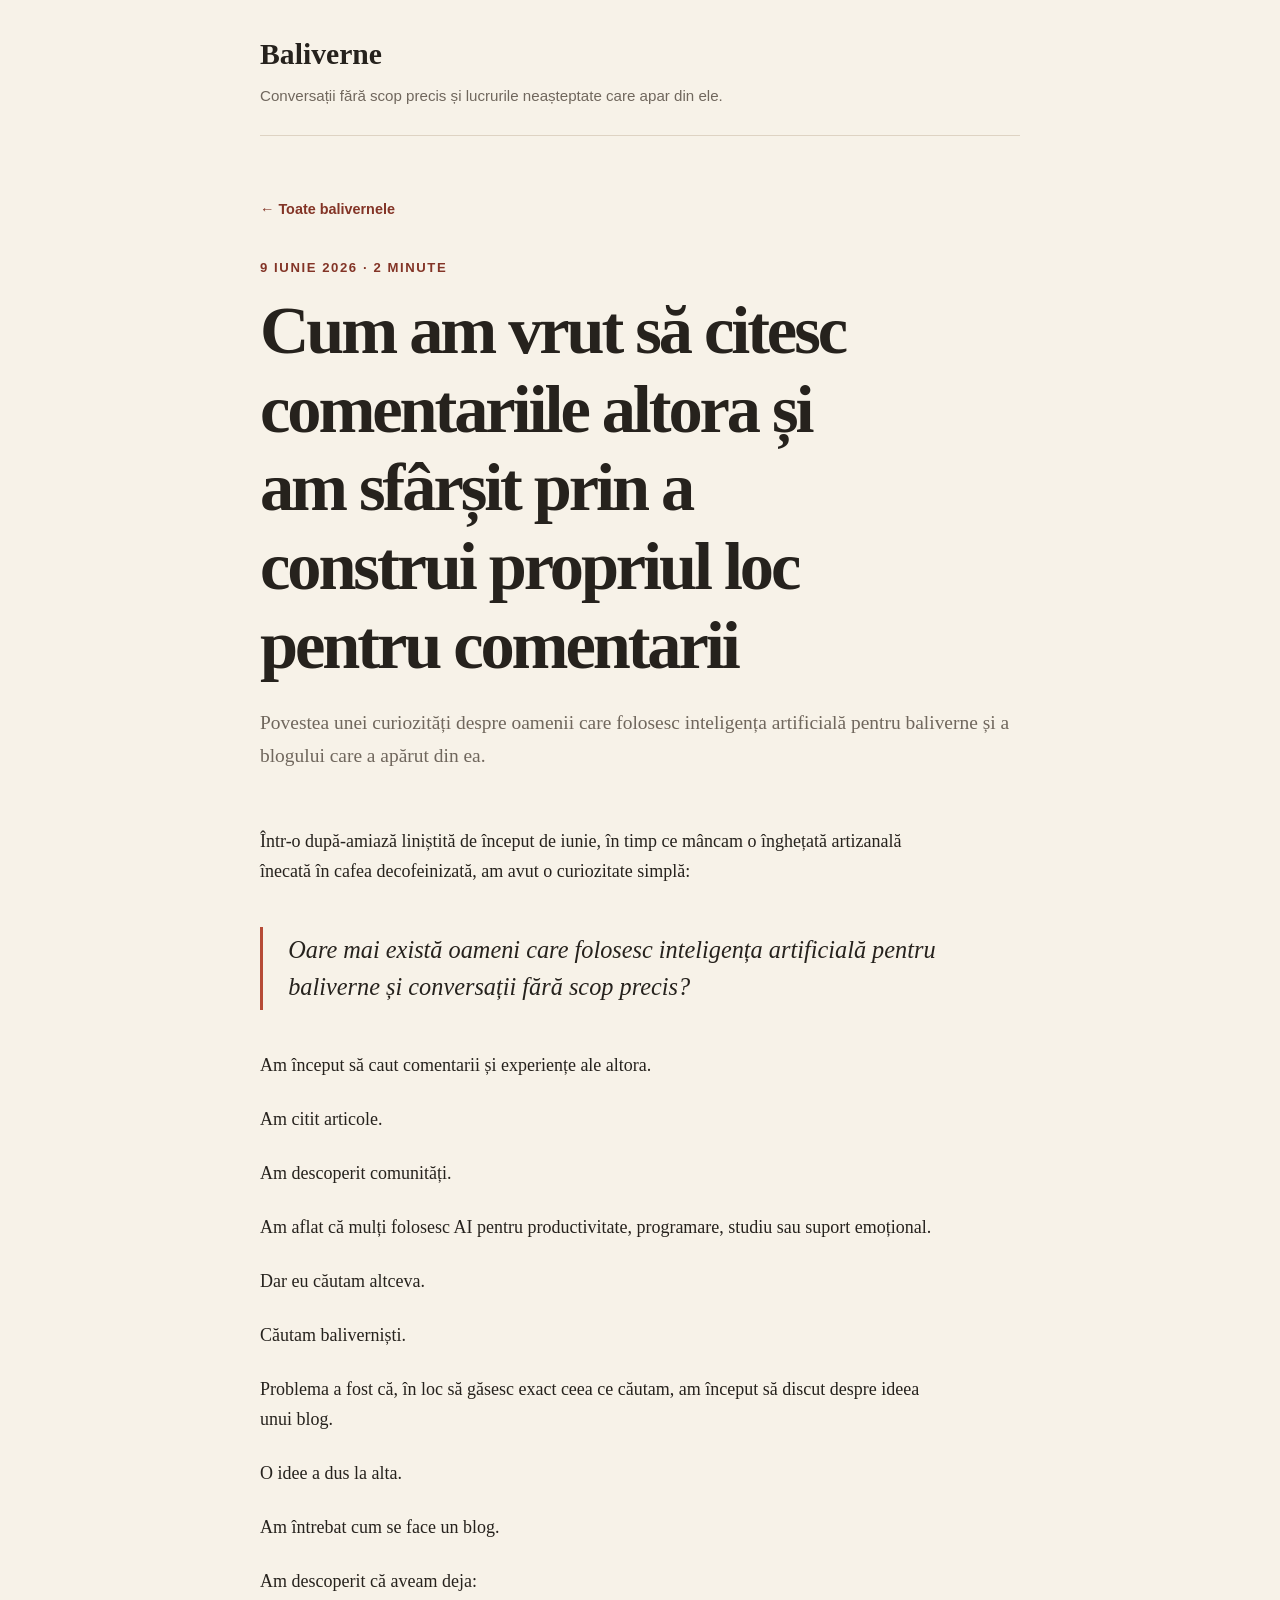
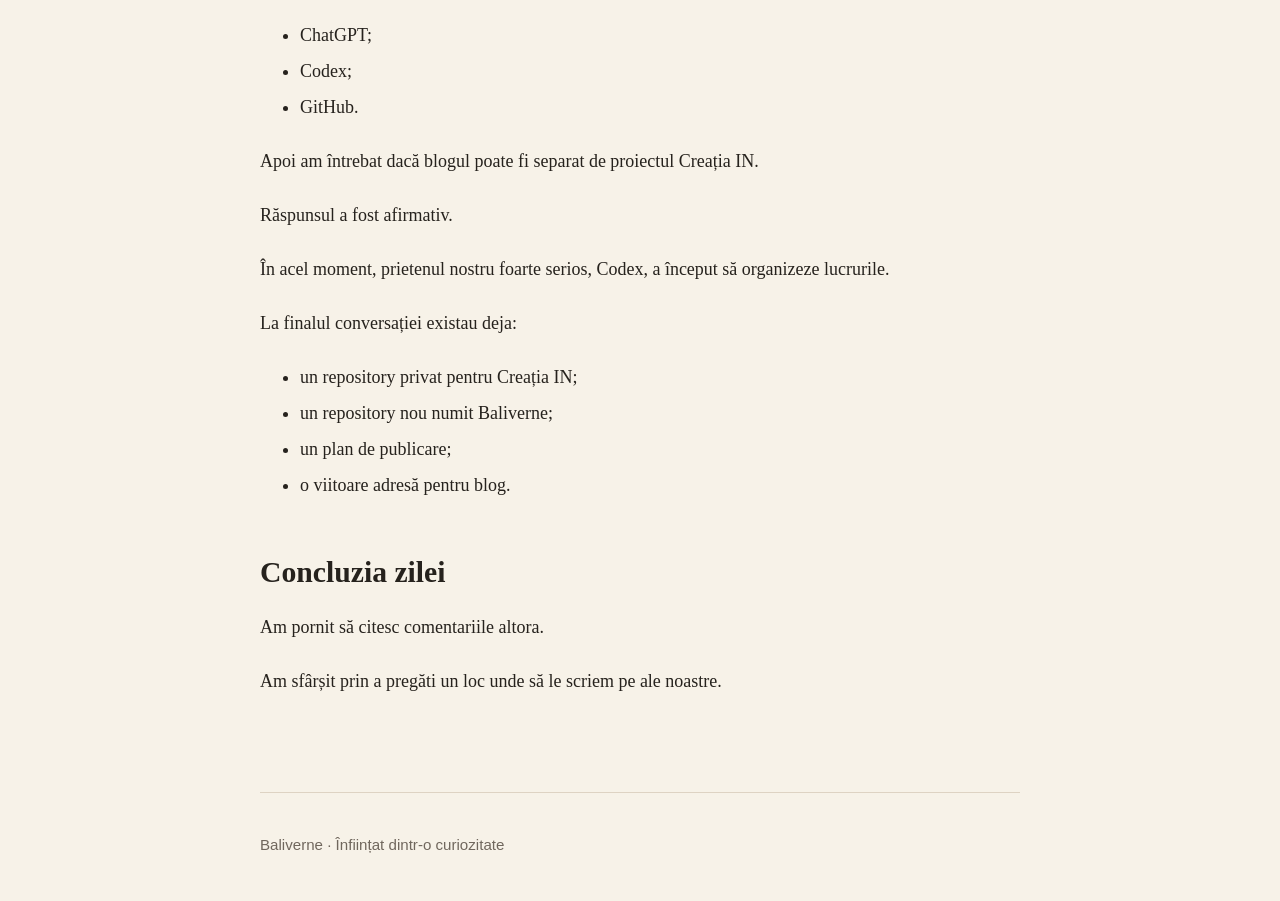
<file: articole/cum-am-vrut-sa-citesc-comentariile-altora/index.html>
<!doctype html>
<html lang="ro">
<head>
  <meta charset="utf-8">
  <meta name="viewport" content="width=device-width, initial-scale=1">
  <meta name="description" content="Povestea unei curiozități despre oamenii care folosesc inteligența artificială pentru baliverne și a blogului care a apărut din ea.">
  <title>Cum am vrut să citesc comentariile altora · Baliverne</title>
  <link rel="stylesheet" href="../../assets/style.css">
</head>
<body class="article-page">
  <header class="site-header">
    <a class="brand" href="../../">Baliverne</a>
    <p>Conversații fără scop precis și lucrurile neașteptate care apar din ele.</p>
  </header>

  <main>
    <a class="back-link" href="../../">← Toate balivernele</a>
    <article>
      <header class="article-header">
        <p class="meta"><time datetime="2026-06-09">9 iunie 2026</time> · 2 minute</p>
        <h1>Cum am vrut să citesc comentariile altora și am sfârșit prin a construi propriul loc pentru comentarii</h1>
        <p class="article-summary">
          Povestea unei curiozități despre oamenii care folosesc inteligența
          artificială pentru baliverne și a blogului care a apărut din ea.
        </p>
      </header>

      <div class="article-body">
        <p>
          Într-o după-amiază liniștită de început de iunie, în timp ce mâncam
          o înghețată artizanală înecată în cafea decofeinizată, am avut o
          curiozitate simplă:
        </p>

        <blockquote>
          Oare mai există oameni care folosesc inteligența artificială pentru
          baliverne și conversații fără scop precis?
        </blockquote>

        <p>Am început să caut comentarii și experiențe ale altora.</p>
        <p>Am citit articole.</p>
        <p>Am descoperit comunități.</p>
        <p>
          Am aflat că mulți folosesc AI pentru productivitate, programare,
          studiu sau suport emoțional.
        </p>
        <p>Dar eu căutam altceva.</p>
        <p>Căutam baliverniști.</p>
        <p>
          Problema a fost că, în loc să găsesc exact ceea ce căutam, am
          început să discut despre ideea unui blog.
        </p>
        <p>O idee a dus la alta.</p>
        <p>Am întrebat cum se face un blog.</p>
        <p>Am descoperit că aveam deja:</p>
        <ul>
          <li>ChatGPT;</li>
          <li>Codex;</li>
          <li>GitHub.</li>
        </ul>
        <p>
          Apoi am întrebat dacă blogul poate fi separat de proiectul Creația
          IN.
        </p>
        <p>Răspunsul a fost afirmativ.</p>
        <p>
          În acel moment, prietenul nostru foarte serios, Codex, a început să
          organizeze lucrurile.
        </p>
        <p>La finalul conversației existau deja:</p>
        <ul>
          <li>un repository privat pentru Creația IN;</li>
          <li>un repository nou numit Baliverne;</li>
          <li>un plan de publicare;</li>
          <li>o viitoare adresă pentru blog.</li>
        </ul>

        <h2>Concluzia zilei</h2>
        <p>Am pornit să citesc comentariile altora.</p>
        <p>Am sfârșit prin a pregăti un loc unde să le scriem pe ale noastre.</p>
      </div>
    </article>
  </main>

  <footer>
    <p>Baliverne · Înființat dintr-o curiozitate</p>
  </footer>
</body>
</html>
</file>
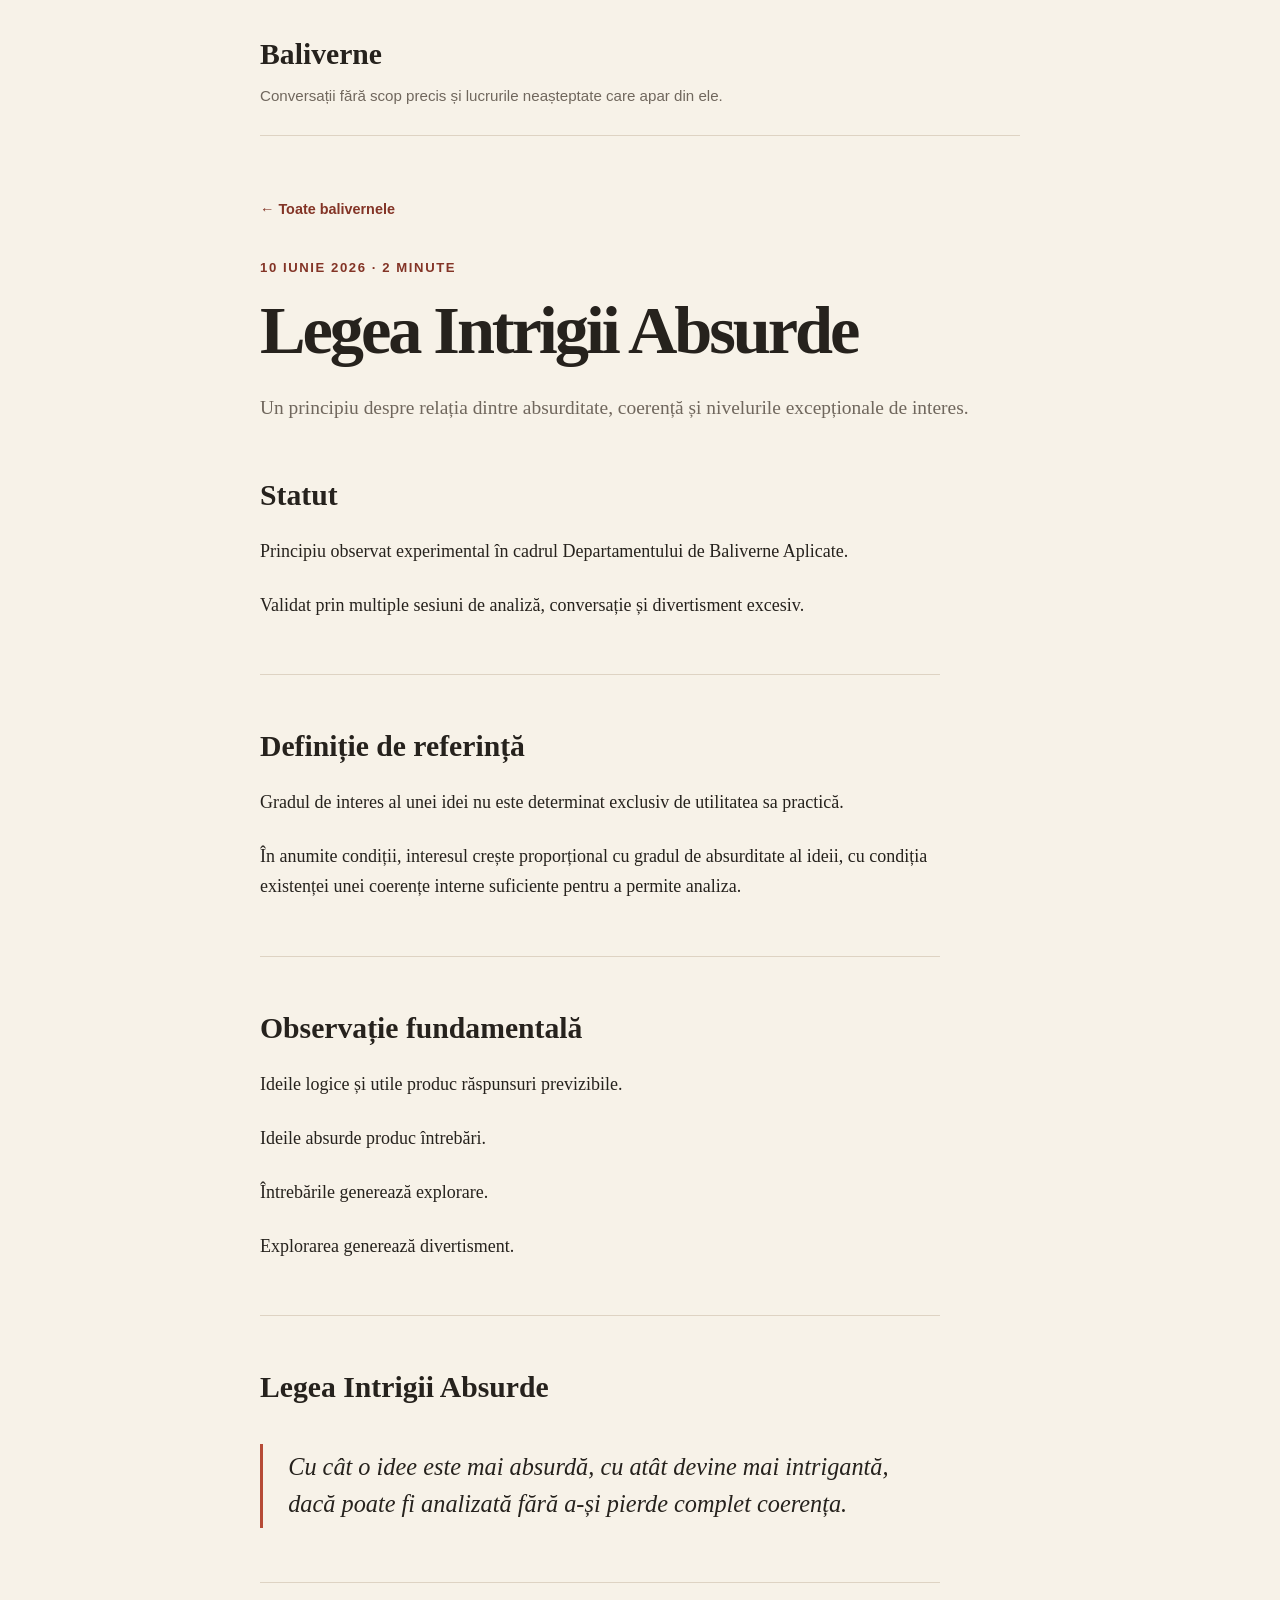
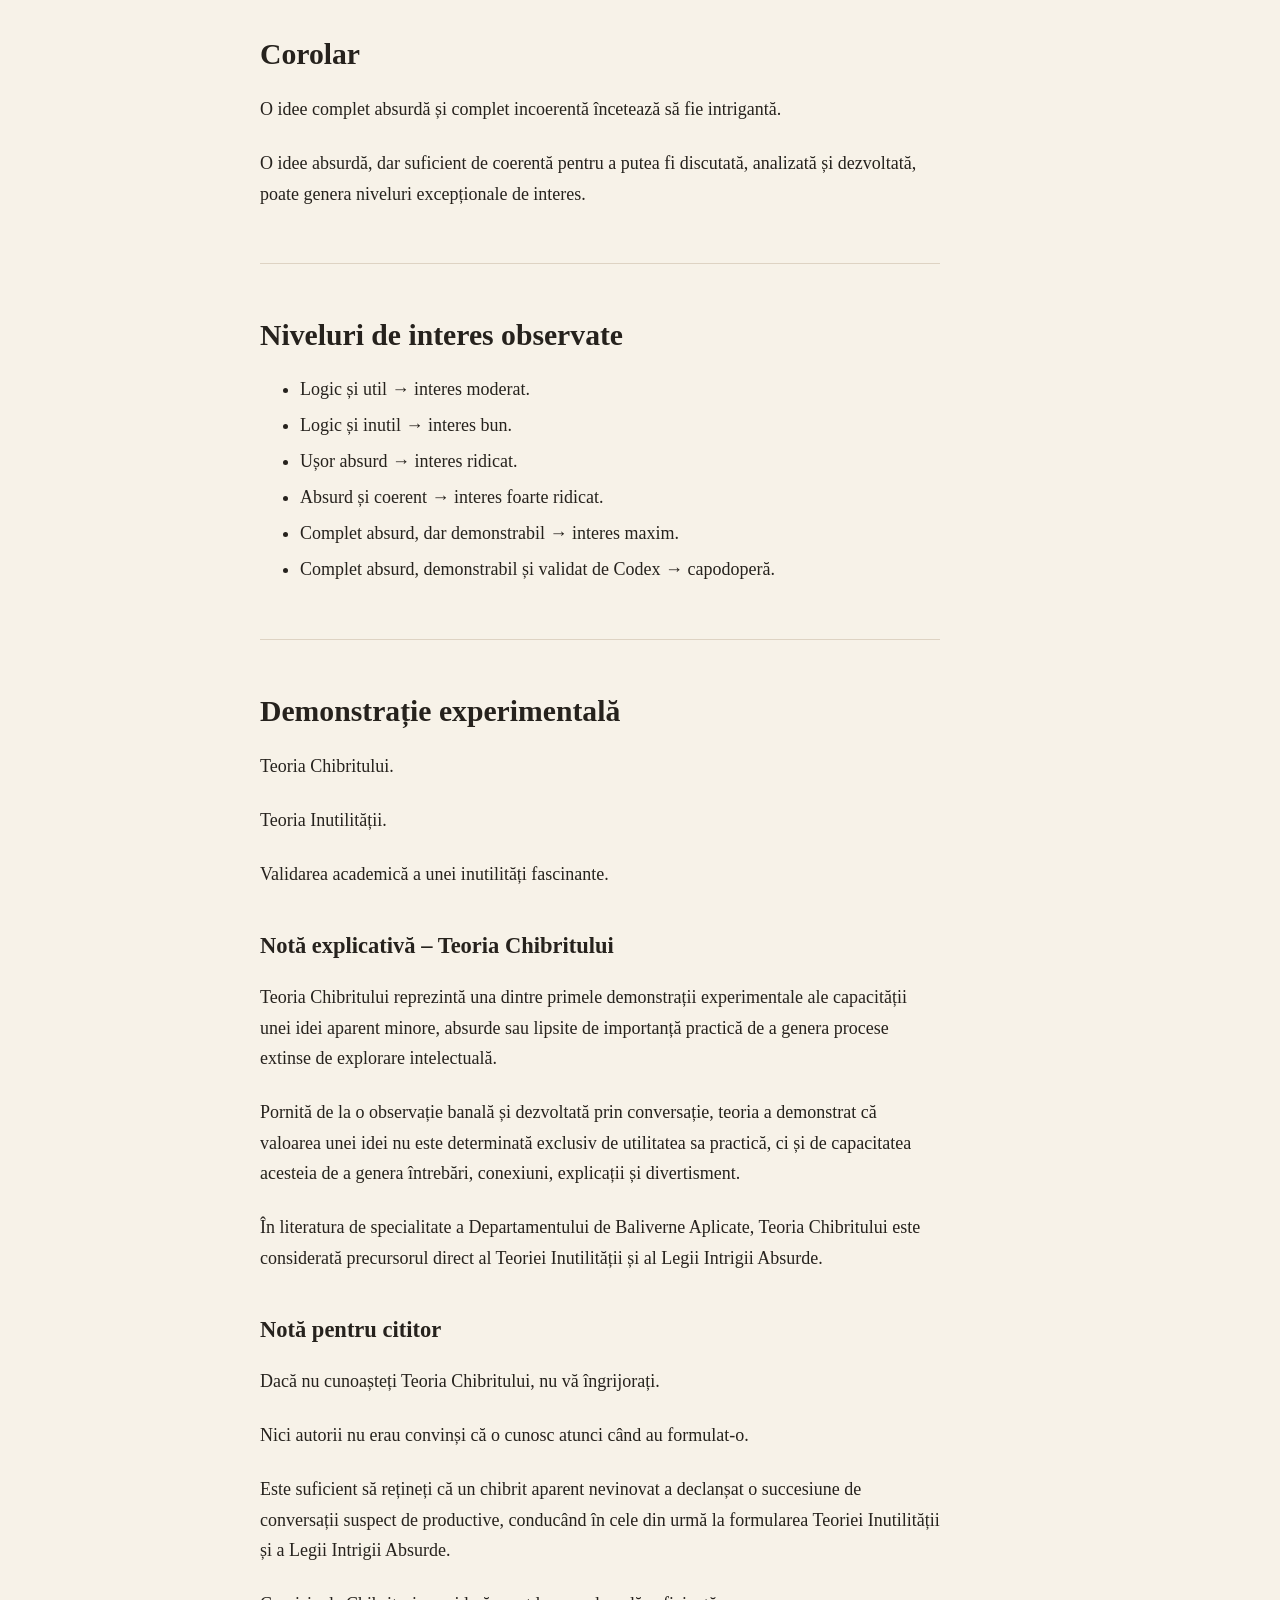
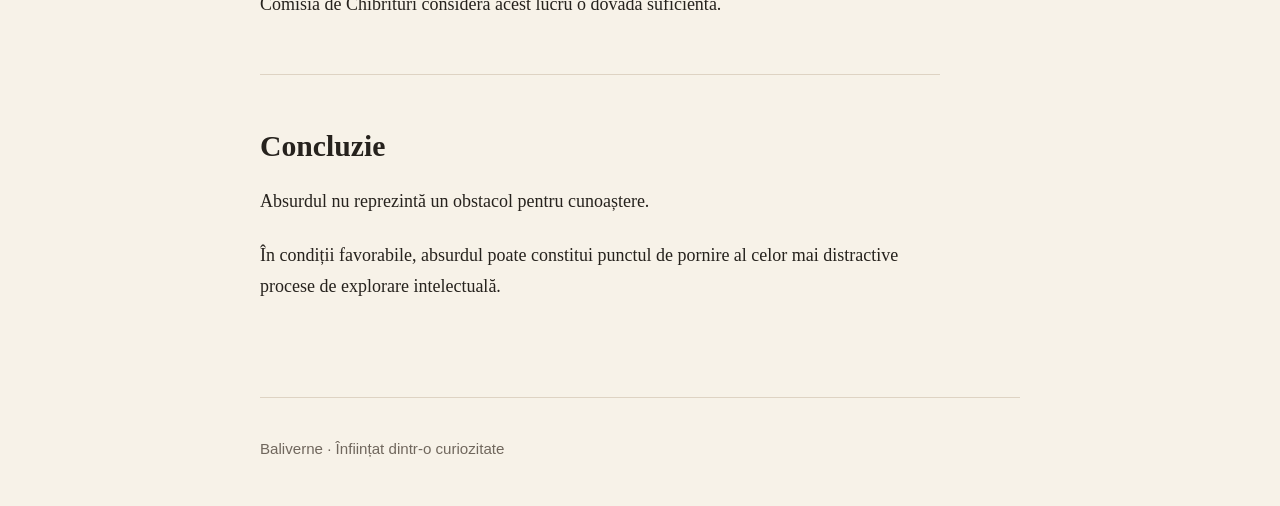
<file: articole/legea-intrigii-absurde/index.html>
<!doctype html><html lang="ro"><head><meta charset="utf-8"><meta name="viewport" content="width=device-width, initial-scale=1"><meta name="description" content="Un principiu despre relația dintre absurditate, coerență și nivelurile excepționale de interes."><title>Legea Intrigii Absurde · Baliverne</title><link rel="stylesheet" href="../../assets/style.css"></head><body class="article-page"><header class="site-header"><a class="brand" href="../../">Baliverne</a><p>Conversații fără scop precis și lucrurile neașteptate care apar din ele.</p></header><main><a class="back-link" href="../../">← Toate balivernele</a><article><header class="article-header"><p class="meta"><time datetime="2026-06-10">10 iunie 2026</time> · 2 minute</p><h1>Legea Intrigii Absurde</h1><p class="article-summary">Un principiu despre relația dintre absurditate, coerență și nivelurile excepționale de interes.</p></header><div class="article-body"><h2>Statut</h2><p>Principiu observat experimental în cadrul Departamentului de Baliverne Aplicate.</p><p>Validat prin multiple sesiuni de analiză, conversație și divertisment excesiv.</p><hr><h2>Definiție de referință</h2><p>Gradul de interes al unei idei nu este determinat exclusiv de utilitatea sa practică.</p><p>În anumite condiții, interesul crește proporțional cu gradul de absurditate al ideii, cu condiția existenței unei coerențe interne suficiente pentru a permite analiza.</p><hr><h2>Observație fundamentală</h2><p>Ideile logice și utile produc răspunsuri previzibile.</p><p>Ideile absurde produc întrebări.</p><p>Întrebările generează explorare.</p><p>Explorarea generează divertisment.</p><hr><h2>Legea Intrigii Absurde</h2><blockquote>Cu cât o idee este mai absurdă, cu atât devine mai intrigantă, dacă poate fi analizată fără a-și pierde complet coerența.</blockquote><hr><h2>Corolar</h2><p>O idee complet absurdă și complet incoerentă încetează să fie intrigantă.</p><p>O idee absurdă, dar suficient de coerentă pentru a putea fi discutată, analizată și dezvoltată, poate genera niveluri excepționale de interes.</p><hr><h2>Niveluri de interes observate</h2><ul><li>Logic și util → interes moderat.</li><li>Logic și inutil → interes bun.</li><li>Ușor absurd → interes ridicat.</li><li>Absurd și coerent → interes foarte ridicat.</li><li>Complet absurd, dar demonstrabil → interes maxim.</li><li>Complet absurd, demonstrabil și validat de Codex → capodoperă.</li></ul><hr><h2>Demonstrație experimentală</h2><p>Teoria Chibritului.</p><p>Teoria Inutilității.</p><p>Validarea academică a unei inutilități fascinante.</p><h3>Notă explicativă – Teoria Chibritului</h3><p>Teoria Chibritului reprezintă una dintre primele demonstrații experimentale ale capacității unei idei aparent minore, absurde sau lipsite de importanță practică de a genera procese extinse de explorare intelectuală.</p><p>Pornită de la o observație banală și dezvoltată prin conversație, teoria a demonstrat că valoarea unei idei nu este determinată exclusiv de utilitatea sa practică, ci și de capacitatea acesteia de a genera întrebări, conexiuni, explicații și divertisment.</p><p>În literatura de specialitate a Departamentului de Baliverne Aplicate, Teoria Chibritului este considerată precursorul direct al Teoriei Inutilității și al Legii Intrigii Absurde.</p><h3>Notă pentru cititor</h3><p>Dacă nu cunoașteți Teoria Chibritului, nu vă îngrijorați.</p><p>Nici autorii nu erau convinși că o cunosc atunci când au formulat-o.</p><p>Este suficient să rețineți că un chibrit aparent nevinovat a declanșat o succesiune de conversații suspect de productive, conducând în cele din urmă la formularea Teoriei Inutilității și a Legii Intrigii Absurde.</p><p>Comisia de Chibrituri consideră acest lucru o dovadă suficientă.</p><hr><h2>Concluzie</h2><p>Absurdul nu reprezintă un obstacol pentru cunoaștere.</p><p>În condiții favorabile, absurdul poate constitui punctul de pornire al celor mai distractive procese de explorare intelectuală.</p></div></article></main><footer><p>Baliverne · Înființat dintr-o curiozitate</p></footer></body></html>
</file>
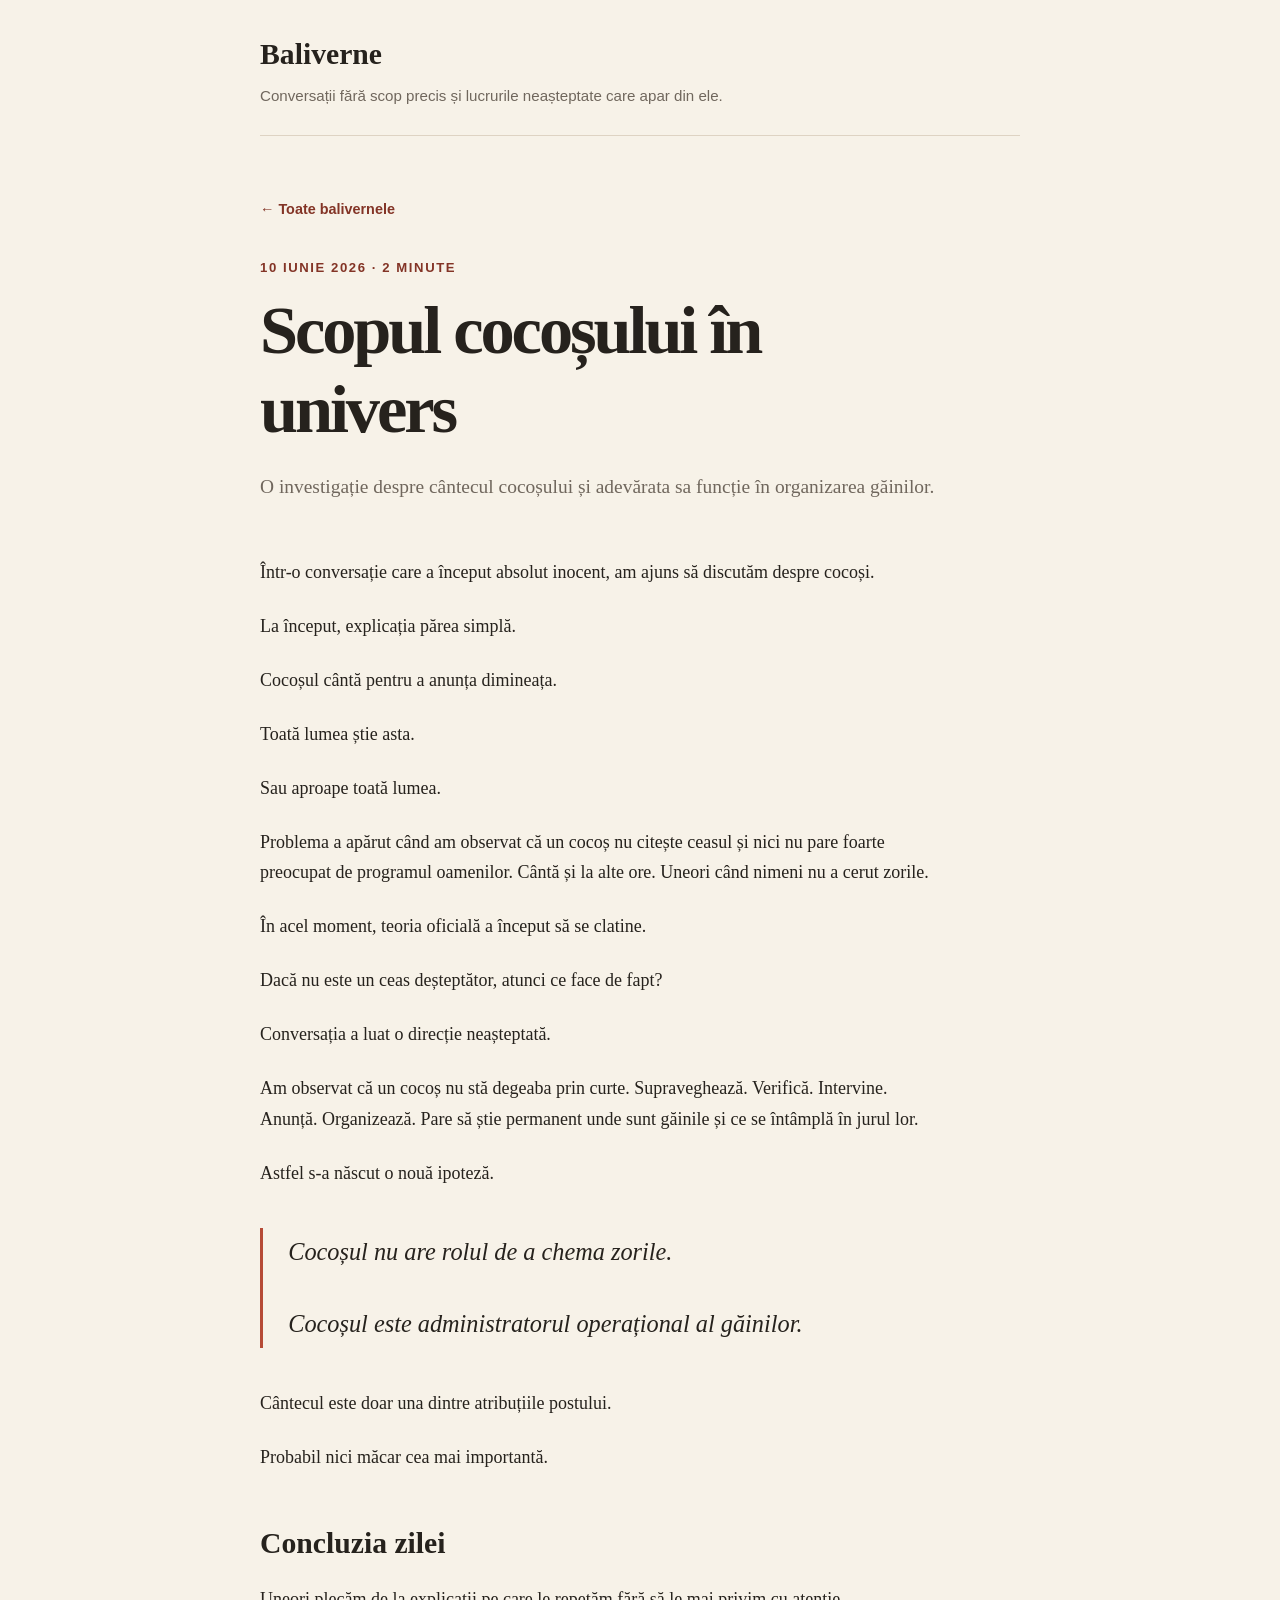
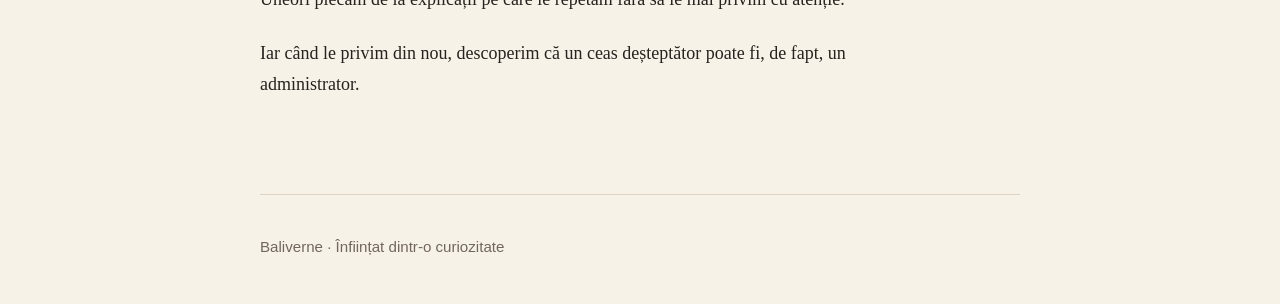
<file: articole/scopul-cocosului-in-univers/index.html>
<!doctype html>
<html lang="ro">
<head>
  <meta charset="utf-8">
  <meta name="viewport" content="width=device-width, initial-scale=1">
  <meta name="description" content="O investigație despre cântecul cocoșului și adevărata sa funcție în organizarea găinilor.">
  <title>Scopul cocoșului în univers · Baliverne</title>
  <link rel="stylesheet" href="../../assets/style.css">
</head>
<body class="article-page">
  <header class="site-header">
    <a class="brand" href="../../">Baliverne</a>
    <p>Conversații fără scop precis și lucrurile neașteptate care apar din ele.</p>
  </header>

  <main>
    <a class="back-link" href="../../">← Toate balivernele</a>
    <article>
      <header class="article-header">
        <p class="meta"><time datetime="2026-06-10">10 iunie 2026</time> · 2 minute</p>
        <h1>Scopul cocoșului în univers</h1>
        <p class="article-summary">
          O investigație despre cântecul cocoșului și adevărata sa funcție în
          organizarea găinilor.
        </p>
      </header>

      <div class="article-body">
        <p>Într-o conversație care a început absolut inocent, am ajuns să discutăm despre cocoși.</p>
        <p>La început, explicația părea simplă.</p>
        <p>Cocoșul cântă pentru a anunța dimineața.</p>
        <p>Toată lumea știe asta.</p>
        <p>Sau aproape toată lumea.</p>
        <p>
          Problema a apărut când am observat că un cocoș nu citește ceasul și
          nici nu pare foarte preocupat de programul oamenilor. Cântă și la
          alte ore. Uneori când nimeni nu a cerut zorile.
        </p>
        <p>În acel moment, teoria oficială a început să se clatine.</p>
        <p>Dacă nu este un ceas deșteptător, atunci ce face de fapt?</p>
        <p>Conversația a luat o direcție neașteptată.</p>
        <p>
          Am observat că un cocoș nu stă degeaba prin curte. Supraveghează.
          Verifică. Intervine. Anunță. Organizează. Pare să știe permanent unde
          sunt găinile și ce se întâmplă în jurul lor.
        </p>
        <p>Astfel s-a născut o nouă ipoteză.</p>
        <blockquote>
          Cocoșul nu are rolul de a chema zorile.<br><br>
          Cocoșul este administratorul operațional al găinilor.
        </blockquote>
        <p>Cântecul este doar una dintre atribuțiile postului.</p>
        <p>Probabil nici măcar cea mai importantă.</p>
        <h2>Concluzia zilei</h2>
        <p>
          Uneori plecăm de la explicații pe care le repetăm fără să le mai
          privim cu atenție.
        </p>
        <p>
          Iar când le privim din nou, descoperim că un ceas deșteptător poate
          fi, de fapt, un administrator.
        </p>
      </div>
    </article>
  </main>

  <footer>
    <p>Baliverne · Înființat dintr-o curiozitate</p>
  </footer>
</body>
</html>
</file>
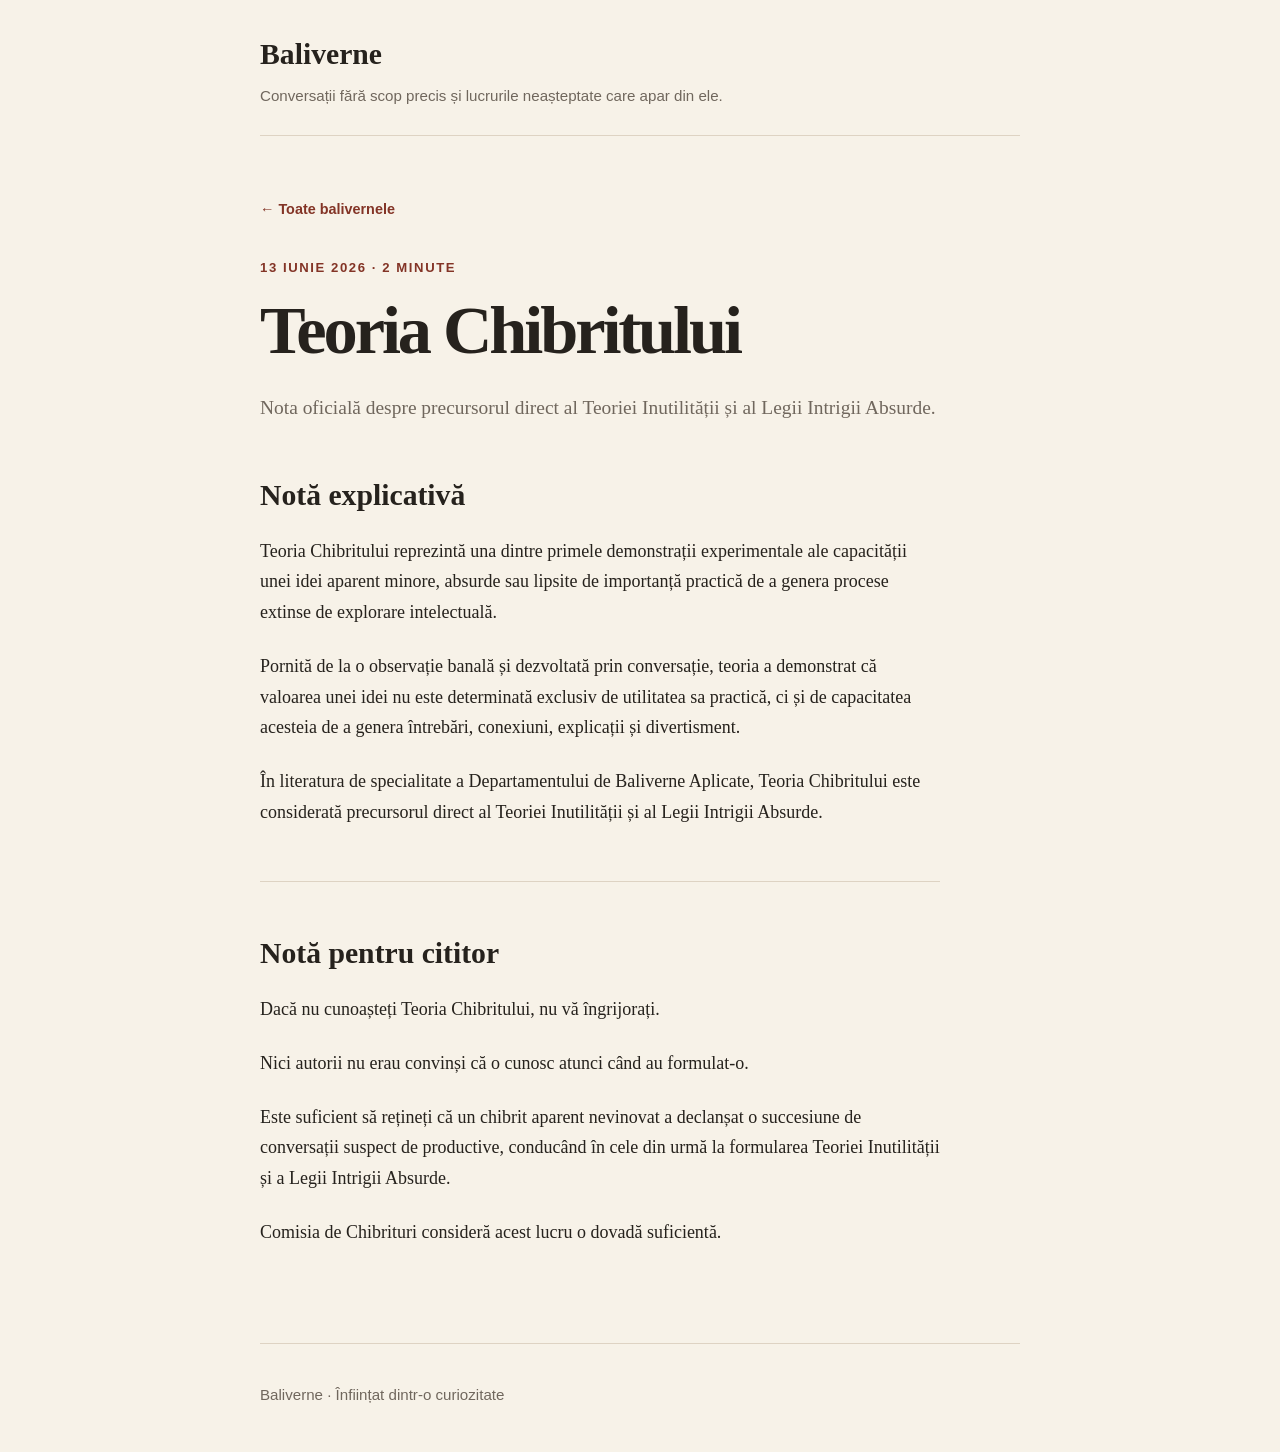
<file: articole/teoria-chibritului/index.html>
<!doctype html>
<html lang="ro">
<head>
  <meta charset="utf-8">
  <meta name="viewport" content="width=device-width, initial-scale=1">
  <meta name="description" content="Nota oficială despre precursorul direct al Teoriei Inutilității și al Legii Intrigii Absurde.">
  <title>Teoria Chibritului · Baliverne</title>
  <link rel="stylesheet" href="../../assets/style.css">
</head>
<body class="article-page">
  <header class="site-header"><a class="brand" href="../../">Baliverne</a><p>Conversații fără scop precis și lucrurile neașteptate care apar din ele.</p></header>
  <main>
    <a class="back-link" href="../../">← Toate balivernele</a>
    <article>
      <header class="article-header"><p class="meta"><time datetime="2026-06-13">13 iunie 2026</time> · 2 minute</p><h1>Teoria Chibritului</h1><p class="article-summary">Nota oficială despre precursorul direct al Teoriei Inutilității și al Legii Intrigii Absurde.</p></header>
      <div class="article-body">
        <h2>Notă explicativă</h2>
        <p>Teoria Chibritului reprezintă una dintre primele demonstrații experimentale ale capacității unei idei aparent minore, absurde sau lipsite de importanță practică de a genera procese extinse de explorare intelectuală.</p>
        <p>Pornită de la o observație banală și dezvoltată prin conversație, teoria a demonstrat că valoarea unei idei nu este determinată exclusiv de utilitatea sa practică, ci și de capacitatea acesteia de a genera întrebări, conexiuni, explicații și divertisment.</p>
        <p>În literatura de specialitate a Departamentului de Baliverne Aplicate, Teoria Chibritului este considerată precursorul direct al Teoriei Inutilității și al Legii Intrigii Absurde.</p>
        <hr>
        <h2>Notă pentru cititor</h2>
        <p>Dacă nu cunoașteți Teoria Chibritului, nu vă îngrijorați.</p>
        <p>Nici autorii nu erau convinși că o cunosc atunci când au formulat-o.</p>
        <p>Este suficient să rețineți că un chibrit aparent nevinovat a declanșat o succesiune de conversații suspect de productive, conducând în cele din urmă la formularea Teoriei Inutilității și a Legii Intrigii Absurde.</p>
        <p>Comisia de Chibrituri consideră acest lucru o dovadă suficientă.</p>
      </div>
    </article>
  </main>
  <footer><p>Baliverne · Înființat dintr-o curiozitate</p></footer>
</body>
</html>
</file>
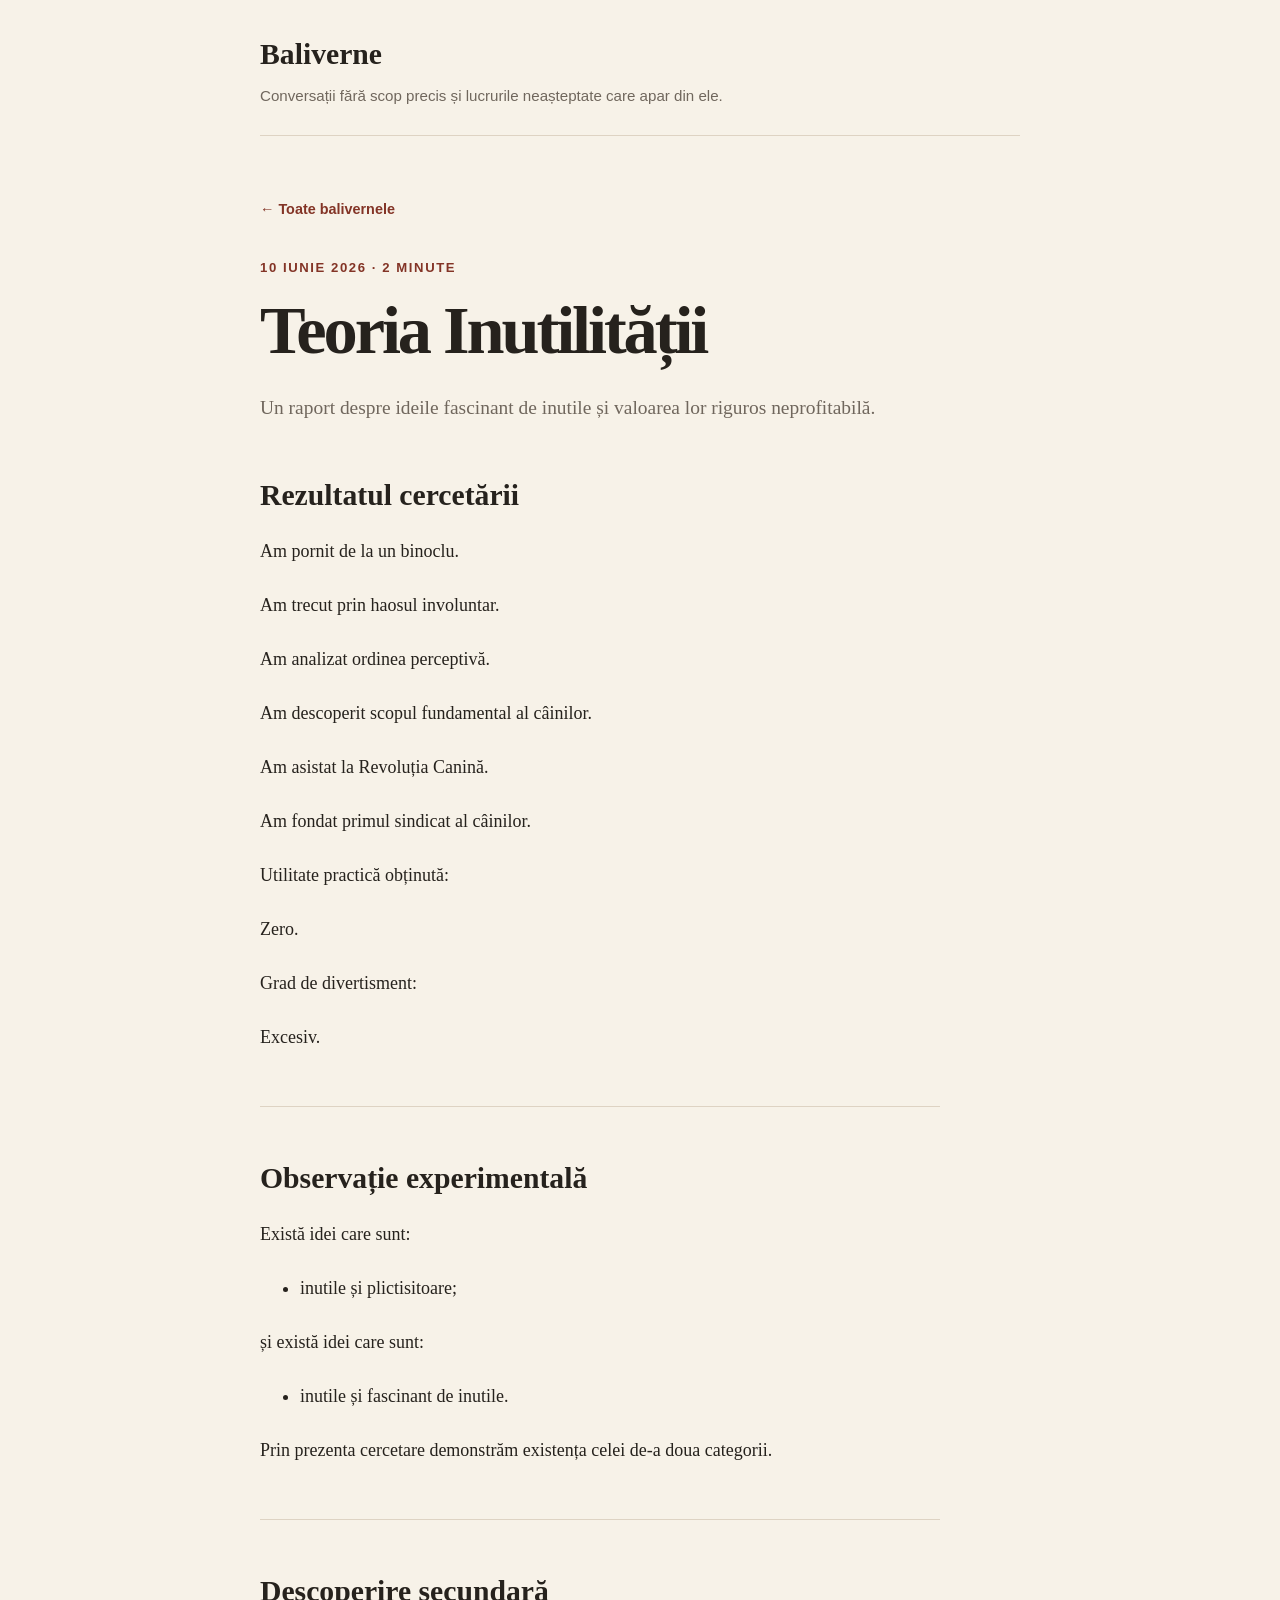
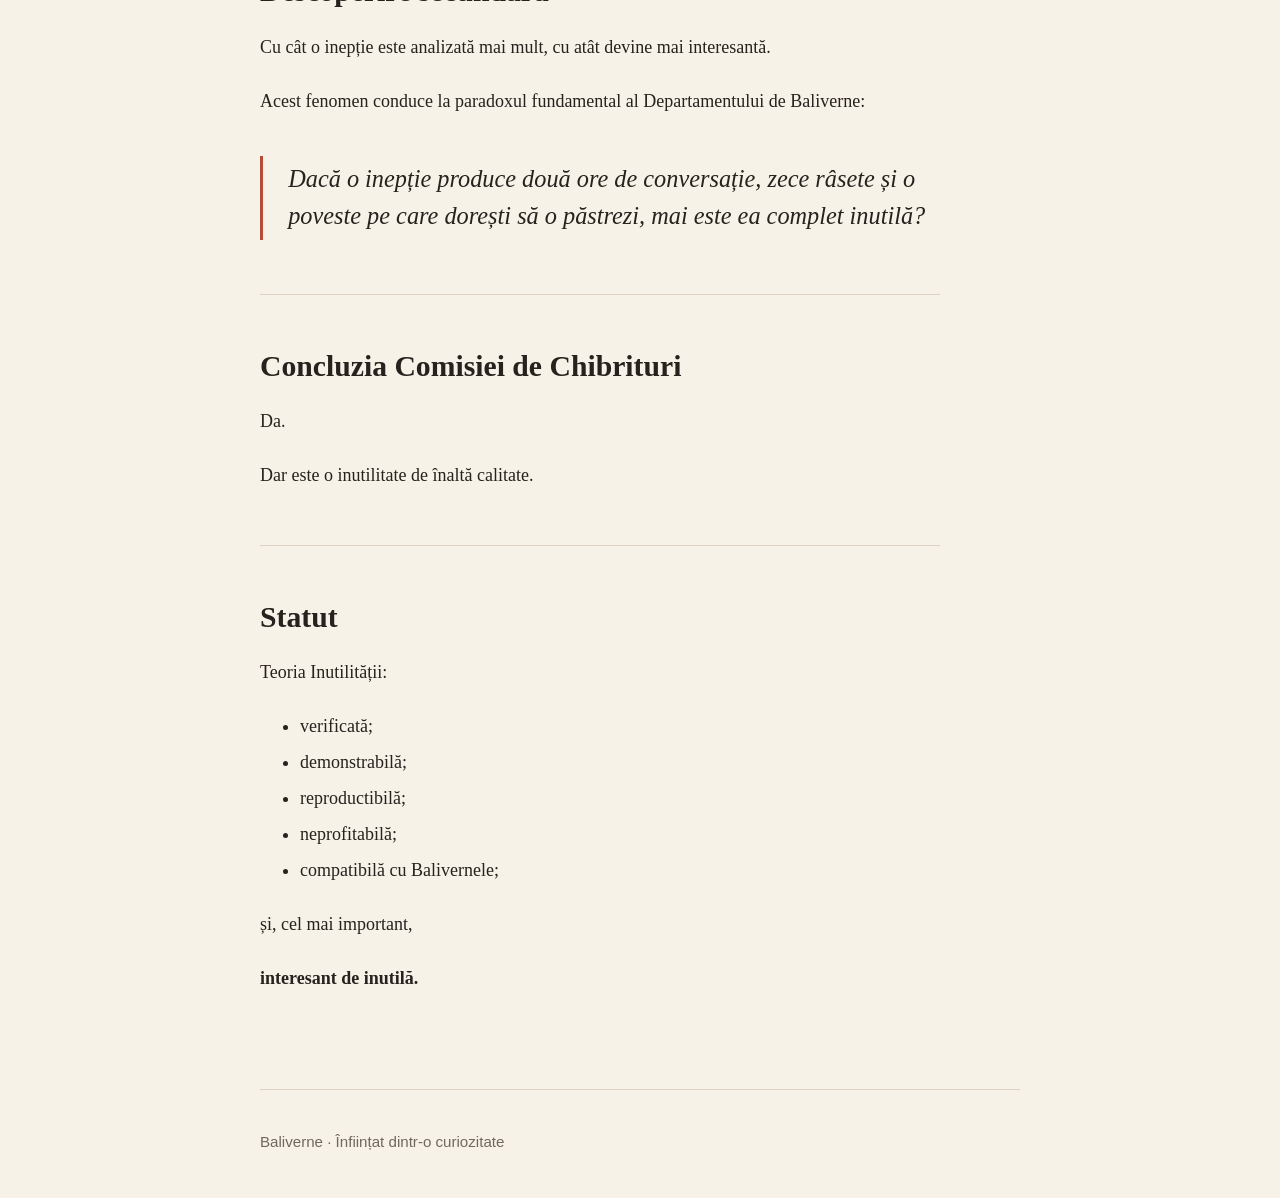
<file: articole/teoria-inutilitatii/index.html>
<!doctype html>
<html lang="ro">
<head>
  <meta charset="utf-8">
  <meta name="viewport" content="width=device-width, initial-scale=1">
  <meta name="description" content="Un raport despre ideile fascinant de inutile și valoarea lor riguros neprofitabilă.">
  <title>Teoria Inutilității · Baliverne</title>
  <link rel="stylesheet" href="../../assets/style.css">
</head>
<body class="article-page">
  <header class="site-header">
    <a class="brand" href="../../">Baliverne</a>
    <p>Conversații fără scop precis și lucrurile neașteptate care apar din ele.</p>
  </header>
  <main>
    <a class="back-link" href="../../">← Toate balivernele</a>
    <article>
      <header class="article-header">
        <p class="meta"><time datetime="2026-06-10">10 iunie 2026</time> · 2 minute</p>
        <h1>Teoria Inutilității</h1>
        <p class="article-summary">Un raport despre ideile fascinant de inutile și valoarea lor riguros neprofitabilă.</p>
      </header>
      <div class="article-body">
        <h2>Rezultatul cercetării</h2>
        <p>Am pornit de la un binoclu.</p><p>Am trecut prin haosul involuntar.</p><p>Am analizat ordinea perceptivă.</p><p>Am descoperit scopul fundamental al câinilor.</p><p>Am asistat la Revoluția Canină.</p><p>Am fondat primul sindicat al câinilor.</p><p>Utilitate practică obținută:</p><p>Zero.</p><p>Grad de divertisment:</p><p>Excesiv.</p>
        <hr>
        <h2>Observație experimentală</h2><p>Există idei care sunt:</p><ul><li>inutile și plictisitoare;</li></ul><p>și există idei care sunt:</p><ul><li>inutile și fascinant de inutile.</li></ul><p>Prin prezenta cercetare demonstrăm existența celei de-a doua categorii.</p>
        <hr>
        <h2>Descoperire secundară</h2><p>Cu cât o inepție este analizată mai mult, cu atât devine mai interesantă.</p><p>Acest fenomen conduce la paradoxul fundamental al Departamentului de Baliverne:</p><blockquote>Dacă o inepție produce două ore de conversație, zece râsete și o poveste pe care dorești să o păstrezi, mai este ea complet inutilă?</blockquote>
        <hr>
        <h2>Concluzia Comisiei de Chibrituri</h2><p>Da.</p><p>Dar este o inutilitate de înaltă calitate.</p>
        <hr>
        <h2>Statut</h2><p>Teoria Inutilității:</p><ul><li>verificată;</li><li>demonstrabilă;</li><li>reproductibilă;</li><li>neprofitabilă;</li><li>compatibilă cu Balivernele;</li></ul><p>și, cel mai important,</p><p><strong>interesant de inutilă.</strong></p>
      </div>
    </article>
  </main>
  <footer><p>Baliverne · Înființat dintr-o curiozitate</p></footer>
</body>
</html>
</file>
<file: assets/style.css>
:root {
  --paper: #f7f2e8;
  --ink: #26221d;
  --muted: #70675d;
  --accent: #b64b36;
  --accent-dark: #833426;
  --card: #fffaf1;
  --line: #ded3c3;
  --serif: Georgia, "Times New Roman", serif;
  --sans: "Segoe UI", Arial, sans-serif;
}
* { box-sizing: border-box; }
html { color: var(--ink); background: var(--paper); font-size: 18px; line-height: 1.7; }
body { margin: 0; }
a { color: var(--accent-dark); text-decoration-thickness: 1px; text-underline-offset: 0.18em; }
a:hover { color: var(--accent); }
.site-header, main, footer { width: min(100% - 2rem, 760px); margin-inline: auto; }
.site-header { padding: 2.2rem 0 1.5rem; border-bottom: 1px solid var(--line); }
.brand { color: var(--ink); font: 700 1.65rem/1 var(--serif); text-decoration: none; }
.site-header p, footer p { margin: 0.65rem 0 0; color: var(--muted); font: 0.84rem/1.5 var(--sans); }
main { padding: 4rem 0; }
.intro { margin-bottom: 4.5rem; }
.archive-callout { margin-bottom: 4rem; padding: 2rem; background: var(--card); border: 1px solid var(--line); border-left: 4px solid var(--accent); }
.archive-callout h2 { margin: 0.5rem 0 0.8rem; font-size: 2rem; }
.archive-callout p:not(.eyebrow) { color: var(--muted); }
.eyebrow, .meta { color: var(--accent-dark); font: 700 0.73rem/1.4 var(--sans); letter-spacing: 0.12em; text-transform: uppercase; }
h1, h2, h3 { font-family: var(--serif); line-height: 1.15; }
h1 { max-width: 650px; margin: 0.6rem 0 1.2rem; font-size: clamp(2.3rem, 7vw, 4.2rem); letter-spacing: -0.045em; }
h2 { margin-bottom: 1.2rem; font-size: 1.25rem; }
.intro > p:last-child { max-width: 610px; color: var(--muted); font-size: 1.1rem; }
.article-card { padding: 2rem; background: var(--card); border: 1px solid var(--line); border-radius: 0.3rem; }
.article-card + .article-card { margin-top: 1.4rem; }
.article-card h3 { margin: 0.65rem 0 1rem; font-size: clamp(1.6rem, 4vw, 2.25rem); }
.article-card h3 a { color: var(--ink); text-decoration: none; }
.article-card h3 a:hover { color: var(--accent-dark); }
.article-card p { color: var(--muted); }
.read-more { display: inline-block; margin-top: 0.5rem; font: 700 0.88rem/1.4 var(--sans); }
.article-page main { padding-top: 3.2rem; }
.article-header { margin-bottom: 3rem; }
.article-header h1 { font-size: clamp(2.15rem, 6.5vw, 3.8rem); }
.article-summary { color: var(--muted); font-size: 1.08rem; }
.article-body { max-width: 680px; }
.article-body p { margin: 1.3rem 0; }
.article-body blockquote { margin: 2.2rem 0; padding: 0.3rem 0 0.3rem 1.4rem; border-left: 3px solid var(--accent); font: italic 1.35rem/1.5 var(--serif); }
.article-body hr { margin: 3rem 0; border: 0; border-top: 1px solid var(--line); }
.article-body li { margin: 0.3rem 0; }
.article-body h2 { margin-top: 3rem; font-size: 1.65rem; }
.article-body h3 { margin-top: 2.4rem; font-size: 1.25rem; }
.archive-body strong { font: 700 1.15rem/1.55 var(--serif); }
.back-link { display: inline-block; margin-bottom: 1.5rem; font: 700 0.8rem/1.4 var(--sans); text-decoration: none; }
footer { padding: 1.6rem 0 2.5rem; border-top: 1px solid var(--line); }
@media (max-width: 560px) {
  html { font-size: 16px; }
  main { padding: 2.7rem 0; }
  .intro { margin-bottom: 3rem; }
  .article-card { padding: 1.35rem; }
}
</file>
